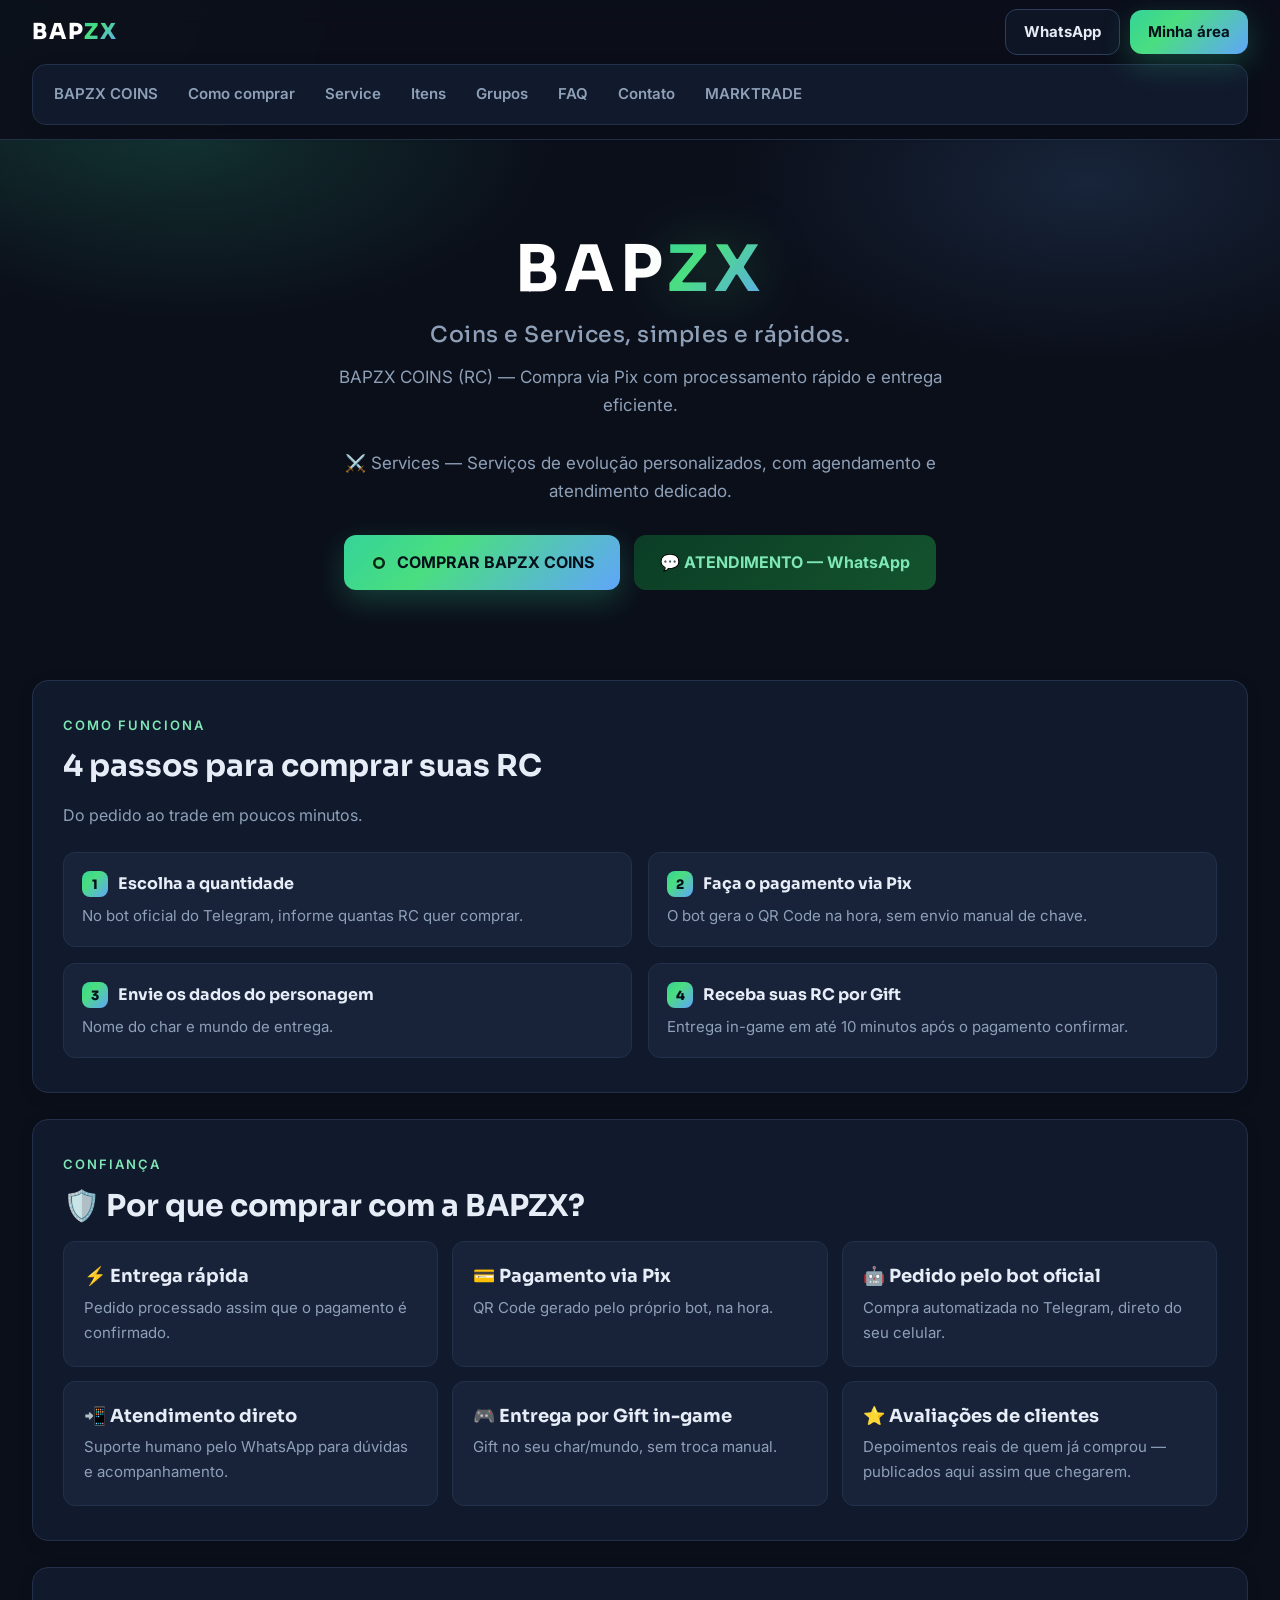
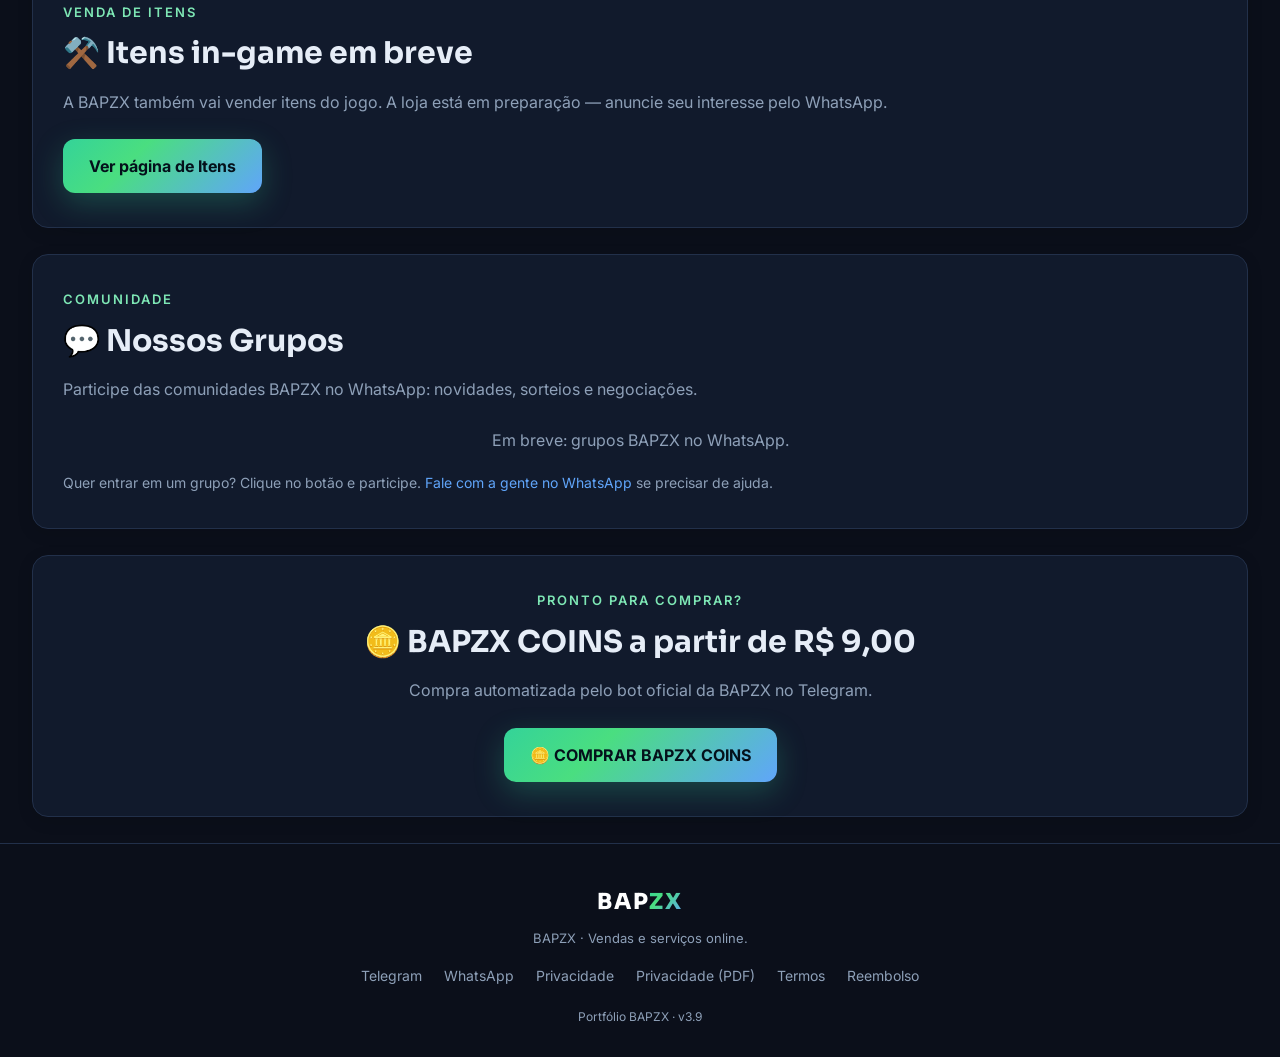
<file: index.html>
<!DOCTYPE html>
<html lang="pt-BR">
<head>
<meta charset="utf-8">
<meta name="viewport" content="width=device-width, initial-scale=1">
<meta name="google-site-verification" content="2kLKFml6NDka7wj_i8U7VwLVc8aUyDpVzxlBo5B2_Ss" />
<title>BAPZX COINS (RC) &amp; Service — BAPZX</title>
<meta name="description" content="BAPZX: vendas e serviços online. BAPZX COINS (RC) e Service dedicado a UP level no Rubinot. Pagamento via Pix e atendimento no Telegram e WhatsApp.">
<link rel="canonical" href="https://bapzxdev.github.io/bapzx-portfolio/">
<meta property="og:type" content="website">
<meta property="og:site_name" content="BAPZX">
<meta property="og:locale" content="pt_BR">
<meta property="og:title" content="BAPZX COINS (RC) &amp; Service — BAPZX">
<meta property="og:description" content="BAPZX: vendas e serviços online. BAPZX COINS (RC) e Service dedicado a UP level no Rubinot. Pagamento via Pix e atendimento no Telegram e WhatsApp.">
<meta property="og:url" content="https://bapzxdev.github.io/bapzx-portfolio/">
<meta property="og:image" content="https://bapzxdev.github.io/bapzx-portfolio/og-image.png">
<meta name="twitter:card" content="summary_large_image">
<link rel="preconnect" href="https://fonts.googleapis.com">
<link rel="preconnect" href="https://fonts.gstatic.com" crossorigin>
<link href="https://fonts.googleapis.com/css2?family=Sora:wght@500;700;800&family=Inter:wght@400;500;600&display=swap" rel="stylesheet">
<link href="styles.css" rel="stylesheet">
</head>
<body>

<nav>
  <div class="wrap nav-in">
    <div class="brand"><a href="index.html" style="color:inherit;text-decoration:none">BAP<span>ZX</span></a></div>
    <div class="nav-cta">
      <a class="btn ghost btn-sm" href="https://wa.me/5519991813598" rel="noopener">WhatsApp</a>
      <a class="btn btn-sm" href="https://bapzx-bot-tibia.onrender.com/login">Minha área</a>
    </div>
  </div>
  <div class="wrap">
    <div class="menu-card">
      <div class="menu">
      <a href="rubini.html">BAPZX COINS</a>
      <a href="como-comprar.html">Como comprar</a>
      <a href="service.html">Service</a>
      <a href="itens.html">Itens</a>
      <a href="grupos.html">Grupos</a>
      <a href="faq.html">FAQ</a>
      <a href="contato.html">Contato</a>
      <a href="troca.html">MARKTRADE</a>
    </div>
    </div>
  </div>
</nav>

<header class="hero">
  <h1>BAP<span>ZX</span></h1>
  <h2>Coins e Services, simples e rápidos.</h2>
  <p>BAPZX COINS (RC) — Compra via Pix com processamento rápido e entrega eficiente.</p>
  <p>⚔️ Services — Serviços de evolução personalizados, com agendamento e atendimento dedicado.</p>
  <div class="cta-row">
    <a class="btn" href="https://t.me/bapzx_bot"><svg class="ic-coin" width="18" height="18" viewBox="0 0 24 24" aria-hidden="true"><circle cx="12" cy="12" r="9" fill="#04281a"/><circle cx="12" cy="12" r="9" fill="none" stroke="#4ade80" stroke-width="1.8"/><circle cx="12" cy="12" r="4.6" fill="#4ade80"/></svg> COMPRAR BAPZX COINS</a>
    <a class="btn wa" href="https://wa.me/5519991813598">💬 ATENDIMENTO — WhatsApp</a>
  </div>
</header>

<div class="wrap">

  <section>
    <div class="kicker">Como funciona</div>
    <h2>4 passos para comprar suas RC</h2>
    <p class="sub">Do pedido ao trade em poucos minutos.</p>
    <div class="steps">
      <div class="step"><b><em>1</em> Escolha a quantidade</b><p>No bot oficial do Telegram, informe quantas RC quer comprar.</p></div>
      <div class="step"><b><em>2</em> Faça o pagamento via Pix</b><p>O bot gera o QR Code na hora, sem envio manual de chave.</p></div>
      <div class="step"><b><em>3</em> Envie os dados do personagem</b><p>Nome do char e mundo de entrega.</p></div>
      <div class="step"><b><em>4</em> Receba suas RC por Gift</b><p>Entrega in-game em até 10 minutos após o pagamento confirmar.</p></div>
    </div>
  </section>

  <section>
    <div class="kicker">Confiança</div>
    <h2>🛡️ Por que comprar com a BAPZX?</h2>
    <div class="row c3">
      <div class="svc"><h3>⚡ Entrega rápida</h3><p>Pedido processado assim que o pagamento é confirmado.</p></div>
      <div class="svc"><h3>💳 Pagamento via Pix</h3><p>QR Code gerado pelo próprio bot, na hora.</p></div>
      <div class="svc"><h3>🤖 Pedido pelo bot oficial</h3><p>Compra automatizada no Telegram, direto do seu celular.</p></div>
      <div class="svc"><h3>📲 Atendimento direto</h3><p>Suporte humano pelo WhatsApp para dúvidas e acompanhamento.</p></div>
      <div class="svc"><h3>🎮 Entrega por Gift in-game</h3><p>Gift no seu char/mundo, sem troca manual.</p></div>
      <div class="svc"><h3>⭐ Avaliações de clientes</h3><p>Depoimentos reais de quem já comprou — publicados aqui assim que chegarem.</p></div>
    </div>
  </section>

  <section>
    <div class="kicker">Venda de Itens</div>
    <h2>⚒️ Itens in-game em breve</h2>
    <p class="sub">A BAPZX também vai vender itens do jogo. A loja está em preparação — anuncie seu interesse pelo WhatsApp.</p>
    <a class="btn" href="itens.html">Ver página de Itens</a>
  </section>

  <section>
    <div class="kicker">Comunidade</div>
    <h2>💬 Nossos Grupos</h2>
    <p class="sub">Participe das comunidades BAPZX no WhatsApp: novidades, sorteios e negociações.</p>
    <div id="grupos-container" class="row c4">
      <p class="loading-msg" style="color:var(--muted);grid-column:1/-1;text-align:center">Carregando grupos...</p>
    </div>
    <p style="margin-top:18px" class="ident">
      Quer entrar em um grupo? Clique no botão e participe. <a href="https://wa.me/5519991813598">Fale com a gente no WhatsApp</a> se precisar de ajuda.
    </p>
  </section>

  <section style="text-align:center">
    <div class="kicker">Pronto para comprar?</div>
    <h2>🪙 BAPZX COINS a partir de R$ 9,00</h2>
    <p class="sub">Compra automatizada pelo bot oficial da BAPZX no Telegram.</p>
    <p style="margin-top:16px"><a class="btn" href="https://t.me/bapzx_bot">🪙 COMPRAR BAPZX COINS</a></p>
  </section>

</div>

<footer>
  <div class="brand">BAP<span>ZX</span></div>
  <p style="color:var(--muted);font-size:13px">BAPZX &middot; Vendas e serviços online.</p>
  <div class="fmini">
    <a href="https://t.me/bapzx_bot">Telegram</a>
    <a href="https://wa.me/5519991813598">WhatsApp</a>
    <a href="https://bapzx-bot-tibia.onrender.com/privacidade" rel="noopener">Privacidade</a>
    <a href="https://bapzx-bot-tibia.onrender.com/privacidade/pdf" rel="noopener">Privacidade (PDF)</a>
    <a href="https://bapzx-bot-tibia.onrender.com/termos" rel="noopener">Termos</a>
    <a href="https://bapzx-bot-tibia.onrender.com/reembolso" rel="noopener">Reembolso</a>
  </div>
  <p style="font-size:12px">Portfólio BAPZX &middot; v3.9</p>
</footer>

<script>
const io=new IntersectionObserver(function(es){es.forEach(function(e){if(e.isIntersecting){e.target.classList.add("in");io.unobserve(e.target)}})},{threshold:.12});
document.querySelectorAll(".reveal").forEach(function(el){io.observe(el)});
</script>
<script>
(function () {
  var box = document.getElementById("grupos-container");
  function esc(s) {
    var d = document.createElement("div");
    d.appendChild(document.createTextNode(s == null ? "" : String(s)));
    return d.innerHTML;
  }
  function render(grupos) {
    var lista = (grupos && grupos.length) ? grupos : [];
    if (!lista.length) {
      box.innerHTML = '<p class="loading-msg" style="color:var(--muted);grid-column:1/-1;text-align:center">Em breve: grupos BAPZX no WhatsApp.</p>';
      return;
    }
    var html = "";
    lista.forEach(function (g) {
      var link = (g.link || "").trim();
      var btn = link
        ? '<a class="btn wa btn-sm" href="' + esc(link) + '">💬 Entrar no grupo</a>'
        : '<span class="btn wa btn-sm" style="opacity:.7;cursor:default">💬 Em breve</span>';
      html += '<div class="svc" style="display:flex;flex-direction:column;justify-content:space-between;align-items:center;text-align:center;gap:12px;height:100%"><span class="tag">💬 WhatsApp</span><div style="display:flex;flex-direction:column;gap:4px;align-items:center"><h3 style="margin:0;line-height:1.3">' + esc(g.nome || "Grupo") + '</h3></div>' + btn + '</div>';
    });
    box.innerHTML = html;
  }
  function load() {
    fetch("https://bapzx-bot-tibia.onrender.com/api/grupos")
      .then(function (r) { return r.json(); })
      .then(function (data) { render(data.grupos || []); })
      .catch(function () { render([]); });
  }
  if (document.readyState === "loading") {
    document.addEventListener("DOMContentLoaded", load);
  } else {
    load();
  }
})();
</script>
<script src="track.js" defer></script>
</body>
</html>
</file>
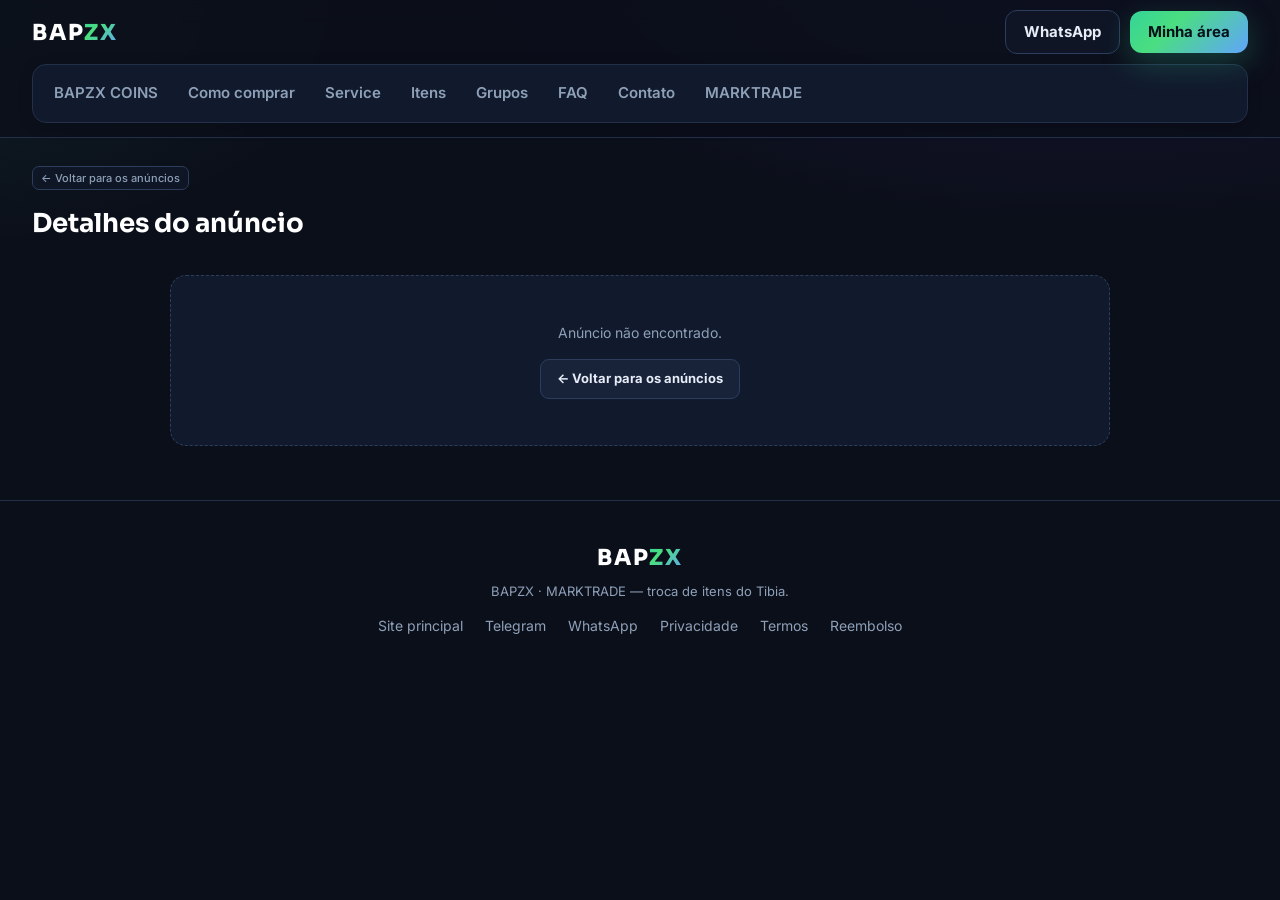
<file: anuncio.html>
<!DOCTYPE html>
<html lang="pt-BR">
<head>
<meta charset="utf-8">
<meta name="viewport" content="width=device-width, initial-scale=1">
<title>Anúncio — MARKTRADE — BAPZX</title>
<meta name="description" content="Detalhes de anúncio de item no MARKTRADE BAPZX: preço, servidor, ficha do item e contato direto com o anunciante.">
<link rel="canonical" href="https://bapzxdev.github.io/bapzx-portfolio/anuncio.html">
<meta property="og:type" content="website">
<meta property="og:site_name" content="BAPZX">
<meta property="og:locale" content="pt_BR">
<meta property="og:title" content="Anúncio — MARKTRADE — BAPZX">
<meta property="og:description" content="Detalhes de anúncio de item no MARKTRADE BAPZX: preço, servidor, ficha do item e contato direto com o anunciante.">
<meta property="og:image" content="https://bapzxdev.github.io/bapzx-portfolio/og-image.png">
<meta name="twitter:card" content="summary_large_image">
<link rel="preconnect" href="https://fonts.googleapis.com">
<link rel="preconnect" href="https://fonts.gstatic.com" crossorigin>
<link href="https://fonts.googleapis.com/css2?family=Sora:wght@500;700;800&family=Inter:wght@400;500;600;700&display=swap" rel="stylesheet">
<link href="styles.css" rel="stylesheet">
<style>
:root{
  --bg:#0b0f1a; --panel:#111a2c; --panel-2:#18233a; --border:#22304a; --border-2:#2c3d5e;
  --text:#e6edf7; --muted:#8ea0b8; --green:#4ade80; --purple:#a78bfa; --blue:#60a5fa;
  --amber:#fbbf24; --red:#f87171;
  --grad:linear-gradient(135deg,#34d399 0%,#4ade80 35%,#60a5fa 100%);
  --grad-vip:linear-gradient(135deg,#f59e0b 0%,#fbbf24 50%,#f87171 100%);
}
*,*::before,*::after{box-sizing:border-box;margin:0;padding:0}
html{scroll-behavior:smooth}
body{
  font-family:'Inter',Arial,sans-serif;color:var(--text);min-height:100vh;line-height:1.5;
  background:radial-gradient(1100px 520px at 85% -10%, rgba(124,58,237,.14), transparent 60%),
             radial-gradient(900px 460px at -10% 0%, rgba(52,211,153,.10), transparent 55%),
             var(--bg);
  overflow-x:hidden;
}
a{color:var(--blue);text-decoration:none}
a:hover{text-decoration:underline}
:focus-visible{outline:2px solid var(--purple);outline-offset:2px;border-radius:8px}
button{font-family:inherit;cursor:pointer;background:none;border:0;color:inherit}

/* ============ TOPO DOS FILTROS / ANÚNCIO ============ */
.ann-hero{display:flex;align-items:center;gap:14px;margin:14px 0 4px}
.ann-back{
  display:inline-flex;align-items:center;gap:6px;background:var(--panel);border:1px solid var(--border-2);
  color:var(--text);font-size:13px;font-weight:600;border-radius:10px;padding:8px 14px;transition:.15s;flex-shrink:0;
}
.ann-back:hover{border-color:var(--blue);color:#fff;text-decoration:none}
@media (max-width:560px){.ann-hero{flex-direction:column;align-items:flex-start}.ann-hero h1{font-size:22px}}

/* ============ CARD PRINCIPAL ============ */
.detail-wrap{max-width:980px;margin:0 auto;padding:14px 20px 44px}
.detail{
  background:var(--panel);border:1px solid rgba(44,61,94,.38);border-radius:20px;padding:26px 26px 30px;position:relative;
  box-shadow:0 12px 36px rgba(0,0,0,.28),inset 0 1px 0 rgba(255,255,255,.03);
}
.detail.vip{border-color:rgba(251,191,36,.45);background:linear-gradient(150deg,rgba(251,191,36,.06),var(--panel) 55%)}

.d-top-row{display:flex;align-items:center;flex-wrap:wrap;gap:10px;margin:0 0 18px}
.d-badge-vip{
  display:inline-flex;align-items:center;gap:5px;align-self:flex-start;
  font-size:11px;font-weight:800;letter-spacing:.3px;color:#7c2d12;
  background:var(--grad-vip);border-radius:999px;padding:4px 12px;margin-bottom:10px;
  box-shadow:0 4px 14px rgba(251,191,36,.35);
}

.d-type{display:inline-flex;align-items:center;border-radius:999px;padding:4px 14px;font-size:12px;font-weight:800;border:1px solid;letter-spacing:.2px}
.d-type.venda{background:rgba(74,222,128,.12);border-color:rgba(74,222,128,.35);color:var(--green)}
.d-type.compra{background:rgba(96,165,250,.12);border-color:rgba(96,165,250,.35);color:var(--blue)}
.d-type.outro{background:rgba(167,139,250,.14);border-color:rgba(167,139,250,.4);color:var(--purple)}

.d-meta{display:flex;align-items:center;gap:6px;font-size:12px;color:var(--muted);font-weight:600}
.d-meta svg{display:block;flex-shrink:0;opacity:.75}

/* ============ GRID: ANÚNCIO (esq) + ITEM (dir) ============ */
.d-grid{display:grid;grid-template-columns:330px minmax(0,1fr);gap:24px;margin-top:6px;align-items:start}
@media (max-width:840px){.d-grid{grid-template-columns:1fr}.d-grid>.d-info{order:2}.d-grid>.d-item{order:1}}

/* ------------ COLUNA ESQUERDA: INFOS DO ANÚNCIO ------------ */
.d-info{display:flex;flex-direction:column;gap:14px;min-width:0}

.d-cats{display:flex;gap:6px;flex-wrap:wrap;margin:2px 0 0}
.d-cat-chip{display:inline-flex;align-items:center;background:rgba(167,139,250,.12);border:1px solid rgba(167,139,250,.35);color:var(--purple);font-size:11px;font-weight:700;border-radius:999px;padding:3px 12px}

/* ------------ COLUNA DIREITA: CARD DO ITEM ------------ */
.d-item{display:flex;flex-direction:column;gap:16px;min-width:0}
.d-item-title{font-family:'Sora',sans-serif;font-size:30px;line-height:1.2;color:#fff;margin:0;word-wrap:break-word;overflow-wrap:anywhere}
.d-item-title .d-tier{font-size:15px;font-weight:800;color:var(--purple);vertical-align:super;margin-left:4px}
.d-item-exam{color:var(--muted);font-size:13px;line-height:1.6;margin:0}

.d-desc{background:var(--panel);border:1px solid var(--border);border-radius:14px;padding:16px 18px;white-space:pre-wrap;font-size:14px;color:var(--text);line-height:1.6;box-shadow:0 4px 16px rgba(0,0,0,.16)}

.d-contact-box{background:rgba(74,222,128,.06);border:1px solid rgba(74,222,128,.28);border-radius:14px;padding:16px 18px;box-shadow:0 4px 16px rgba(0,0,0,.12)}
.d-contact-box h3{font-family:'Sora',sans-serif;font-size:15px;color:#fff;margin:0 0 6px;display:flex;align-items:center;gap:8px}
.d-contact-box p{color:var(--muted);font-size:13px;margin:0 0 12px;line-height:1.5}
.d-contact{width:100%;display:flex;align-items:center;justify-content:center;gap:7px;background:rgba(74,222,128,.1);border:1px solid rgba(74,222,128,.35);color:var(--green);font-size:13px;font-weight:700;border-radius:999px;padding:9px 14px;max-width:100%;overflow:hidden;text-overflow:ellipsis;white-space:nowrap;word-break:break-all;text-decoration:none;cursor:pointer}
.d-contact::before{content:"\1F4E7";flex-shrink:0}

/* ============ INFO DO ITEM (WIKI) ============ */
.d-wiki{background:var(--panel);border:1px solid var(--border);border-radius:14px;padding:18px;box-shadow:0 4px 16px rgba(0,0,0,.16)}
.d-wiki h3{font-family:'Sora',sans-serif;font-size:15px;color:#fff;margin:0 0 12px;display:flex;align-items:center;gap:8px}
.d-wiki .d-note{color:var(--muted);font-size:12.5px;margin:4px 0 14px;line-height:1.5}
.d-grid-kv{display:grid;grid-template-columns:repeat(2,minmax(0,1fr));gap:10px}
.d-row{display:flex;flex-direction:column;gap:4px;min-width:0;padding:12px 14px;background:rgba(24,35,58,.55);border:1px solid rgba(44,61,94,.30);border-radius:12px;font-size:13.5px}
.d-row .d-k{color:var(--muted);font-size:11px;font-weight:700;letter-spacing:.5px;text-transform:uppercase}
.d-row .d-v{color:var(--text);font-weight:600;word-break:break-word;line-height:1.45}
@media (max-width:560px){.d-grid-kv{grid-template-columns:1fr}}

/* ============ INFORMAÇÕES IMPORTANTES ============ */
.d-important{background:var(--panel-2);border:1px solid var(--border-2);border-radius:14px;padding:18px;box-shadow:0 4px 16px rgba(0,0,0,.16)}
.d-important h3{font-family:'Sora',sans-serif;font-size:15px;color:#fff;margin:0 0 12px;display:flex;align-items:center;gap:8px}
.d-imp-warn{background:rgba(251,191,36,.07);border:1px solid rgba(251,191,36,.25);border-radius:10px;padding:11px 13px;font-size:13px;line-height:1.55;color:var(--text);margin-bottom:12px}
.d-imp-warn b{color:var(--amber)}
.d-important p{color:var(--muted);font-size:13px;margin:0 0 14px;line-height:1.55}
.d-imp-links{display:flex;flex-direction:column;gap:10px}
.d-imp-link{display:inline-flex;align-items:center;gap:7px;color:var(--blue);font-size:13px;font-weight:600}
.d-imp-link:hover{color:#fff}

/* ============ ESTADOS ============ */
.ann-loading{text-align:center;color:var(--muted);padding:60px 0;font-size:14px}
.ann-loading .spinner{display:inline-block;width:24px;height:24px;border:3px solid var(--border-2);border-top-color:var(--green);border-radius:50%;animation:mk-spin .8s linear infinite;vertical-align:-5px;margin-right:9px}
@keyframes mk-spin{to{transform:rotate(360deg)}}
.ann-err{text-align:center;background:var(--panel);border:1px dashed var(--border-2);border-radius:16px;padding:46px 20px;color:var(--muted);font-size:14px;margin-top:14px}
.ann-err .reload{display:inline-flex;align-items:center;background:var(--panel-2);border:1px solid var(--border-2);color:var(--text);font-size:13px;font-weight:700;border-radius:9px;padding:9px 16px;margin-top:16px}
.ann-err .reload:hover{color:#fff;border-color:var(--blue)}

/* ============ MINI CARD (esquerda) ============ */
.mini-card{
  background:var(--panel);border:1px solid var(--border);border-radius:16px;
  padding:14px 14px 16px;display:flex;flex-direction:column;align-items:center;text-align:center;
  color:var(--text);text-decoration:none;position:relative;width:100%;
  box-shadow:0 6px 20px rgba(0,0,0,.22),inset 0 1px 0 rgba(255,255,255,.03);
  transition:border-color .15s, transform .15s;
}
.mini-card:hover{border-color:var(--border-2);text-decoration:none;transform:translateY(-1px)}
.mini-card.vip{border-color:rgba(251,191,36,.45);background:linear-gradient(150deg,rgba(251,191,36,.08),var(--panel) 55%)}
.mini-top{width:100%;display:flex;align-items:center;gap:10px;padding-bottom:10px;margin-bottom:10px;border-bottom:1px solid var(--border)}
.mini-card.vip .mini-top{border-bottom:1px dashed rgba(251,191,36,.28)}
.mini-type{display:inline-flex;align-items:center;border-radius:999px;padding:3px 11px;font-size:11.5px;font-weight:800;border:1px solid;letter-spacing:.2px;white-space:nowrap}
.mini-type.venda{background:rgba(74,222,128,.12);border-color:rgba(74,222,128,.35);color:var(--green)}
.mini-type.compra{background:rgba(96,165,250,.12);border-color:rgba(96,165,250,.35);color:var(--blue)}
.mini-type.outro{background:rgba(167,139,250,.14);border-color:rgba(167,139,250,.4);color:var(--purple)}
.mini-date{display:inline-flex;align-items:center;gap:5px;font-size:11px;color:var(--muted);font-weight:600;white-space:nowrap}
.mini-vip{margin-left:auto;flex-shrink:0;display:inline-flex;align-items:center;gap:4px;font-size:10.5px;font-weight:800;letter-spacing:.3px;color:#7c2d12;background:var(--grad-vip);border-radius:999px;padding:3px 9px;box-shadow:0 4px 14px rgba(251,191,36,.35)}
.mini-name{font-size:18px;font-weight:800;color:#fff;line-height:1.2;margin:0 6px 2px;word-wrap:break-word;overflow-wrap:anywhere;max-width:100%}
.mini-sprite{width:100%;display:flex;align-items:center;justify-content:center;margin:14px 0;position:relative;flex-wrap:wrap;column-gap:8px}
.mini-sprite img{width:auto;height:72px;max-width:100%;object-fit:contain;image-rendering:pixelated;filter:drop-shadow(0 3px 8px rgba(0,0,0,.45))}
.mini-sprite .mini-ph{width:66px;height:66px;border-radius:14px;background:var(--panel-2);border:1px dashed var(--border-2);display:flex;align-items:center;justify-content:center;font-family:'Sora',sans-serif;font-size:24px;font-weight:800;color:#5b6b82}
.mini-sprite-img{position:relative;display:inline-block;line-height:0}
.mini-tier-num{position:absolute;top:-8px;right:-8px;min-width:24px;height:24px;padding:0 5px;display:inline-flex;align-items:center;justify-content:center;background:radial-gradient(circle at 35% 30%,#fbbf24,#f97316 72%);color:#fff;font-family:'Sora',sans-serif;font-size:13px;font-weight:800;border-radius:50%;border:2px solid rgba(255,255,255,.9);box-shadow:0 2px 8px rgba(0,0,0,.55);line-height:1;z-index:2}
.mini-price{display:flex;align-items:center;justify-content:center;gap:6px;font-size:16px;font-weight:800;color:#fff;margin:8px 0 12px;line-height:1.2}
.mini-price .mini-coin{display:inline-flex;align-items:center;gap:4px;font-size:14px;line-height:1}
.mini-price .mini-coin img{width:17px;height:17px;display:block;image-rendering:pixelated;filter:drop-shadow(0 1px 2px rgba(0,0,0,.4))}
.mini-price .mini-val{background:var(--grad);-webkit-background-clip:text;background-clip:text;-webkit-text-fill-color:transparent}
.mini-offers{display:flex;align-items:center;justify-content:center;gap:6px;font-size:13px;font-weight:800;color:var(--amber);margin:8px 0 12px;line-height:1.2}
.mini-offers img{width:15px;height:15px;display:block;image-rendering:pixelated;filter:drop-shadow(0 1px 2px rgba(0,0,0,.4))}
.mini-meta{width:100%;display:flex;flex-direction:column;align-items:flex-start;gap:8px;margin-top:2px}
.mini-server{display:inline-flex;align-items:center;gap:6px;height:26px;padding:0 11px;border-radius:999px;border:1px solid;font-size:12.5px;line-height:1}
.mini-server b{font-weight:700;white-space:nowrap}
.mini-server.green{background:rgba(74,222,128,.12);border-color:rgba(74,222,128,.35)}
.mini-server.green b{color:var(--green)}
.mini-server.amber{background:rgba(251,191,36,.12);border-color:rgba(251,191,36,.35)}
.mini-server.amber b{color:var(--amber)}
.mini-server.blue{background:rgba(96,165,250,.12);border-color:rgba(96,165,250,.35)}
.mini-server.blue b{color:var(--blue)}
.mini-server.purple{background:rgba(167,139,250,.14);border-color:rgba(167,139,250,.4)}
.mini-server.purple b{color:var(--purple)}
.mini-server.slate{background:rgba(142,160,184,.12);border-color:rgba(142,160,184,.35)}
.mini-server.slate b{color:var(--muted)}
.mini-user{display:inline-flex;align-items:center;gap:7px;background:var(--panel-2);border:1px solid var(--border-2);border-radius:999px;padding:3px 12px 3px 4px;font-size:12px;max-width:100%}
.mini-ava{width:22px;height:22px;border-radius:50%;background:var(--grad);color:#04281a;font-weight:800;font-size:11px;display:flex;align-items:center;justify-content:center;flex-shrink:0}
.mini-uname{font-weight:700;overflow:hidden;text-overflow:ellipsis;white-space:nowrap;max-width:150px}
.mini-check{color:var(--green);font-weight:900;font-size:11px;flex-shrink:0}
.mini-contact-row{display:flex;gap:6px;flex-wrap:wrap;justify-content:flex-start;margin-top:0;width:100%}
.mini-contact{display:inline-flex;align-items:center;gap:6px;background:rgba(74,222,128,.08);border:1px solid rgba(74,222,128,.3);color:var(--green);font-size:11.5px;font-weight:700;border-radius:999px;padding:4px 12px;max-width:100%;overflow:hidden;text-overflow:ellipsis;white-space:nowrap;word-break:break-all}
.mini-contact::before{content:"\1F4E7";font-size:12px;line-height:1;flex-shrink:0}

/* ============ COMPARTILHAR ============ */
.d-share{background:var(--panel);border:1px solid var(--border);border-radius:14px;padding:16px 18px;box-shadow:0 4px 16px rgba(0,0,0,.16)}
.d-share h3{font-family:'Sora',sans-serif;font-size:15px;color:#fff;margin:0 0 6px;display:flex;align-items:center;gap:8px}
.d-share p{color:var(--muted);font-size:13px;margin:0 0 10px;line-height:1.5}
.d-share-note{font-size:12px;margin:0 0 14px!important}
.d-share-lbl{font-size:11px;color:var(--muted);text-transform:uppercase;letter-spacing:.6px;font-weight:700;display:block;margin-bottom:8px}
.d-share-link{display:block;background:var(--panel-2);border:1px solid var(--border-2);border-radius:10px;padding:11px 14px;font-size:13px;font-weight:600;color:var(--text);word-break:break-all;margin-bottom:14px}
.d-share-link:hover{text-decoration:none;border-color:var(--blue)}
.d-copy{width:100%;display:inline-flex;align-items:center;justify-content:center;gap:8px;background:var(--grad);color:#06301f;font-family:'Sora',sans-serif;font-size:13.5px;font-weight:800;border-radius:10px;padding:11px 14px;transition:.15s}
.d-copy:hover{filter:brightness(1.08)}
@media (prefers-reduced-motion:reduce){html{scroll-behavior:auto}}
</style>
</head>
<body>
<nav>
  <div class="wrap nav-in">
    <div class="brand"><a href="index.html" style="color:inherit;text-decoration:none">BAP<span>ZX</span></a></div>
    <div class="nav-cta">
      <a class="btn ghost btn-sm" href="https://wa.me/5519991813598" rel="noopener">WhatsApp</a>
      <a class="btn btn-sm" href="https://bapzx-bot-tibia.onrender.com/login">Minha área</a>
    </div>
  </div>
  <div class="wrap">
    <div class="menu-card">
      <div class="menu">
      <a href="rubini.html">BAPZX COINS</a>
      <a href="como-comprar.html">Como comprar</a>
      <a href="service.html">Service</a>
      <a href="itens.html">Itens</a>
      <a href="grupos.html">Grupos</a>
      <a href="faq.html">FAQ</a>
      <a href="contato.html">Contato</a>
      <a href="troca.html">MARKTRADE</a>
    </div>
    </div>
  </div>
</nav>

<header class="wrap back">
  <a href="troca.html" class="btn ghost">← Voltar para os anúncios</a>
</header>

<div class="ann-hero wrap">
  <h1 style="font-family:'Sora',sans-serif;font-size:26px;color:#fff;margin:0">Detalhes do anúncio</h1>
</div>

<div class="detail-wrap" id="ann-root">
  <div class="ann-loading"><span class="spinner" aria-hidden="true"></span> Carregando anúncio...</div>
</div>

<footer>
  <div class="brand">BAP<span>ZX</span></div>
  <p style="color:var(--muted);font-size:13px">BAPZX &middot; MARKTRADE — troca de itens do Tibia.</p>
  <div class="fmini">
    <a href="index.html">Site principal</a>
    <a href="https://t.me/bapzx_bot">Telegram</a>
    <a href="https://wa.me/5519991813598">WhatsApp</a>
    <a href="https://bapzx-bot-tibia.onrender.com/privacidade" rel="noopener">Privacidade</a>
    <a href="https://bapzx-bot-tibia.onrender.com/termos" rel="noopener">Termos</a>
    <a href="https://bapzx-bot-tibia.onrender.com/reembolso" rel="noopener">Reembolso</a>
  </div>
</footer>

<script>
const API_BASE = "https://bapzx-bot-tibia.onrender.com";
const MK_SPRITES = {
  gold: "https://www.tibiawiki.com.br/images/b/b0/Gold_Coin.gif",
  tc: "https://www.tibiawiki.com.br/images/5/55/Crystal_Coin.gif"
};
const coinImg = function (k, alt, w) {
  return '<img src="' + MK_SPRITES[k] + '" alt="' + alt + '" width="' + w + '" height="' + w + '" loading="lazy">';
};
const rootEl = document.getElementById("ann-root");

function params() {
  try {
    return new URLSearchParams(window.location.search);
  } catch (e) {
    const out = {};
    const m = (window.location.search || "").replace(/^\?/, "").split("&");
    for (let i = 0; i < m.length; i++) {
      if (!m[i]) continue;
      const kv = m[i].split("=");
      out[decodeURIComponent(kv[0])] = decodeURIComponent((kv[1] || "").replace(/\+/g, " "));
    }
    return { get: function (k) { return out[k]; } };
  }
}

function esc(s) {
  const d = document.createElement("div");
  d.appendChild(document.createTextNode(s == null ? "" : String(s)));
  return d.innerHTML;
}

function initials(name) {
  const parts = String(name || "I").split(/[\s._-]+/).filter(Boolean);
  const a = parts[0] ? parts[0][0] : "I";
  const b = parts.length > 1 ? parts[parts.length - 1][0] : "";
  return (a + b).slice(0, 2).toUpperCase();
}

const SERVER_COLORS = {
  "auroria":"purple","belaria":"amber","bellum":"slate","drakaria":"blue",
  "eldrian":"purple","elysian":"green","infernum i":"blue","infernum ii":"blue",
  "infernum iii":"blue","lunarian":"purple","malveria":"amber","mystian":"purple",
  "obsidian":"slate","solarian":"green","tenebrium":"slate","vesperia":"slate",
};

function serverColor(world) {
  const key = (world || "").trim().toLowerCase();
  return SERVER_COLORS[key] || "slate";
}

function formatPrice(v) {
  if (v == null || v === "" || isNaN(Number(v))) return null;
  let n = Number(v);
  if (Math.floor(n) === n) {
    return String(n).replace(/\B(?=(\d{3})+(?!\d))/g, ".");
  }
  const s = n.toFixed(2).replace(/\.?0+$/, "");
  const parts = s.split(".");
  return parts[0].replace(/\B(?=(\d{3})+(?!\d))/g, ".") + (parts[1] ? "." + parts[1] : "");
}

function formatDateTime(iso) {
  if (!iso) return "";
  try {
    const d = new Date(iso);
    if (isNaN(d.getTime())) return esc(String(iso));
    const pad = function (x) { return (x < 10 ? "0" : "") + x; };
    return pad(d.getDate()) + "/" + pad(d.getMonth() + 1) + "/" + d.getFullYear()
      + ", " + pad(d.getHours()) + ":" + pad(d.getMinutes());
  } catch (e) {
    return esc(String(iso));
  }
}

function statusChiado(status) {
  const s = String(status || "");
  if (!s) return "";
  if (s === "vendido") return "&#10004; Vendido";
  if (s === "expirado") return "&#9201; Expirado";
  return "&#128227; Ativo";
}

function kvRow(k, v, raw) {
  if (v == null || v === "") return "";
  return '<div class="d-row"><span class="d-k">' + k + '</span><span class="d-v">' + (raw === false ? esc(v) : v) + '</span></div>';
}

function monthDay(iso) {
  try {
    const d = new Date(iso);
    if (isNaN(d.getTime())) return "";
    return  d.getDate() + "/" + (d.getMonth() + 1) + "/" + d.getFullYear();
  } catch (e) { return ""; }
}

async function carregarDetalhe() {
  const p = params();
  const id = (p.get("id") || "").trim();
  if (!id || !/^\d+$/.test(id)) {
    rootEl.innerHTML = '<div class="ann-err">Anúncio não encontrado.<br><a href="troca.html" class="reload">← Voltar para os anúncios</a></div>';
    return;
  }

  let anuncio = null;
  try {
    const r = await fetch(API_BASE + "/api/troca/" + encodeURIComponent(id));
    if (!r.ok) throw new Error("HTTP " + r.status);
    const data = await r.json();
    if (!data.ok || !data.anuncio) throw new Error("sem dados");
    anuncio = data.anuncio;
  } catch (e) {
    rootEl.innerHTML = '<div class="ann-err">Não foi possível carregar este anúncio (ele pode ter sido removido ou expirado).<br><a href="troca.html" class="reload">← Voltar para os anúncios</a></div>';
    return;
  }

  let info = null;
  let ref = null;
  let ficha = null;
  if (anuncio.nome) {
    try {
      const ir = await fetch(API_BASE + "/api/item?nome=" + encodeURIComponent(anuncio.nome));
      if (ir.ok) {
        const idata = await ir.json();
        if (idata && idata.ok) {
          info = idata.info && Object.keys(idata.info).length ? idata.info : null;
          ref = idata.referencia && typeof idata.referencia === "object" ? idata.referencia : null;
          ficha = idata.ficha_local && typeof idata.ficha_local === "object" ? idata.ficha_local : null;
        }
      }
    } catch (e) { /* info do wiki é bônus; segue sem ela */ }
  }

  renderizar(anuncio, info, ref, ficha);
}

function renderizar(a, info, ref, ficha) {
  const tipo = (a.tipo || "venda").toLowerCase();
  const tipoCls = tipo === "compra" ? "compra" : (tipo === "venda" ? "venda" : "outro");
  const tipoLbl = tipo === "compra" ? "Comprando" : (tipo === "venda" ? "Vendendo" : "Troca");
  const nome = (a.nome || "Item").trim();
  const world = a.world || "";

  const tierRaw = (a.tier != null && String(a.tier).replace(/\.0$/,"") !== "" ? String(a.tier).replace(/\.0$/,"") : ((info && info.tier) ? String(info.tier) : ""));
  const tier = tierRaw ? esc(tierRaw) : "";
  const dateHtml = a.criado_em
    ? '<span class="d-meta">'
      + '<svg width="13" height="13" viewBox="0 0 24 24" fill="none" stroke="currentColor" stroke-width="2" stroke-linecap="round" stroke-linejoin="round" aria-hidden="true"><rect x="3" y="4" width="18" height="18" rx="2"/><line x1="16" y1="2" x2="16" y2="6"/><line x1="8" y1="2" x2="8" y2="6"/><line x1="3" y1="10" x2="21" y2="10"/></svg>'
      + formatDateTime(a.criado_em) + '</span>'
    : '';

  const tierBadge = tier
    ? '<span class="mini-tier-num">' + tier + '</span>'
    : '';

  const spriteHtml = a.sprite
    ? '<span class="mini-sprite-img"><img src="' + esc(a.sprite) + '" alt="' + esc(nome) + '" width="96" height="72" loading="lazy" onerror="this.outerHTML=\'<div class=&quot;mini-ph&quot;>' + esc(initials(nome)) + '</div>\'">' + tierBadge + '</span>'
    : '<div class="mini-ph">' + esc(initials(nome)) + '</div>';

  const miniPrice = (function () {
    const p = formatPrice(a.preco);
    if (p !== null) {
      return '<div class="mini-price"><span class="mini-coin">' + coinImg("gold", "Gold", 17) + '</span><span class="mini-val">' + p + '</span></div>';
    }
    return '<div class="mini-offers">' + coinImg("gold", "Gold", 15) + ' Aceitando ofertas</div>';
  })();

  const contactHtml = a.contato
    ? '<div class="mini-contact" title="' + esc(a.contato) + '">' + esc(a.contato) + '</div>'
    : '';

  const shareLink = window.location.href;
  const shareTitle = tipoLbl + " " + nome + (world ? " em " + world : "");

  const descHtml = a.descricao
    ? '<div class="d-desc">' + esc(a.descricao) + '</div>'
    : '';

  const waDigitos = String(a.contato || "").replace(/\D/g, "");
  const waLink = waDigitos ? 'https://wa.me/55' + waDigitos : "";
  const contactBlock = a.contato
    ? '<section class="d-contact-box">'
      + '<h3>&#128172; Quer negociar este item?</h3>'
      + '<p>Envie sua mensagem para o anunciante informando o seu lance.</p>'
      + (waLink
        ? '<a class="d-contact" title="' + esc(a.contato) + '" href="' + waLink + '" rel="noopener">Chamar no WhatsApp &#128172;</a>'
        : '<div class="d-contact" title="' + esc(a.contato) + '">' + esc(a.contato) + '</div>')
      + '</section>'
    : '';

  const fichaLocalBlock = (function () {
    if (!ficha) return "";
    function rotuloDano(f) {
      if (!f.categoria) return f.tipo_dano ? "Dano Médio" : "Armadura";
      if (f.categoria === "Armas") return "Dano Médio";
      if (f.categoria === "Armas de Arremesso" || f.categoria === "Bestas" || f.categoria === "Arcos") return "Ataque";
      if (f.categoria === "Escudos" || f.categoria === "Spellbooks") return "Defesa";
      if (f.categoria === "Aljavas") return "Volume";
      return "Armadura";
    }
    const etiquetas = [
      ["nivel", "Nível"], ["vocacao", "Vocação"], ["tipo_dano", "Tipo de dano"],
      ["bonus", "Bônus"], ["protecao", "Proteção"],
      ["alcance", "Range"], ["hit", "Hit%"],
      ["dano_medio", rotuloDano(ficha)],
      ["slots", "Slots"], ["tier", "Tier"], ["peso", "Peso"]
    ];
    const rows = [];
    etiquetas.forEach(function (par) {
      const v = ficha[par[0]];
      if (v == null || v === "") return;
      rows.push(kvRow(par[1], esc(String(v))));
    });
    if (!rows.length) return "";
    return '<section class="d-wiki d-ficha-local">'
      + '<h3>&#128295; Ficha do item</h3>'
      + '<p class="d-note">Dados da nossa base de itens.</p>'
      + '<div class="d-grid-kv">' + rows.join("") + '</div>'
      + '</section>';
  })();

  const wikiBlock = (function () {
    if (!info) return "";
    const rows = []
      + kvRow("Tipo", info.tipo_item)
      + kvRow("Nível requerido", info.nivel)
      + kvRow("Vocação", info.vocacoes)
      + kvRow("Armor", info.armor)
      + kvRow("Peso", info.peso)
      + kvRow("Imbuement slots", info.imbuement)
      + kvRow("Resistências", info.resistencias)
      + kvRow("Atributos", info.atributos)
      + kvRow("Classificação", info.classificacao)
      + kvRow("Tier", info.tier)
      + kvRow("Vende para", info.vende_para)
      + kvRow("Compra de", info.compra_de)
      + kvRow("Implementado em", info.implementado);
    if (!rows) return "";
    return '<section class="d-wiki">'
      + '<h3>&#128295; Sobre o item</h3>'
      + '<p class="d-note">Informações da ficha do item no Tibia Wiki.</p>'
      + '<div class="d-grid-kv">' + rows + '</div>'
      + '</section>';
  })();

  const importantBlock = '<section class="d-important">'
      + '<h3>&#128161; Informações importantes</h3>'
      + '<div class="d-imp-warn"><b>&#9888;&#65039; O BAPZX não gerencia as transações.</b>'
      + ' Nós simplesmente oferecemos uma forma conveniente para que o comprador e o vendedor se comuniquem e, portanto,'
      + ' não nos responsabilizamos caso a transação dê errado de alguma forma.</div>'
      + '<p>Nós recomendamos fortemente que você chame uma pessoa que possa ser confiada por ambas as partes para intermediar a transação.</p>'
      + '<div class="d-imp-links">'
      + '<a class="d-imp-link" href="troca.html?q=' + encodeURIComponent(nome) + '">&#128200; Ver histórico de negociações deste item</a>'
      + '<a class="d-imp-link" href="contato.html">&#9873;&#65039; Você acha que este anúncio é falso ou induz ao erro?</a>'
      + '</div>'
      + '</section>';

  rootEl.innerHTML =
    '<div class="detail' + (a.is_destaque ? ' vip' : '') + '">'
    + '<div class="d-top-row">'
    + '<span class="d-type ' + tipoCls + '">' + tipoLbl + '</span>'
    + ' <span class="d-meta">' + statusChiado(a.status) + '</span>'
    + dateHtml
    + '</div>'

    + '<div class="d-grid">'
    + '<div class="d-info">'
    + '<a class="mini-card' + (a.is_destaque ? ' vip' : '') + '" href="troca.html">'
    + '<div class="mini-top">'
    + '<span class="mini-type ' + tipoCls + '">' + tipoLbl + '</span>'
    + (dateHtml ? '<span class="mini-date"><svg width="12" height="12" viewBox="0 0 24 24" fill="none" stroke="currentColor" stroke-width="2" stroke-linecap="round" stroke-linejoin="round" aria-hidden="true"><rect x="3" y="4" width="18" height="18" rx="2"/><line x1="16" y1="2" x2="16" y2="6"/><line x1="8" y1="2" x2="8" y2="6"/><line x1="3" y1="10" x2="21" y2="10"/></svg>' + formatDateTime(a.criado_em) + '</span>' : '')
    + (a.is_destaque ? '<span class="mini-vip">&#11088; VIP</span>' : '')
    + '</div>'
    + '<div class="mini-name">' + esc(tierRaw ? nome + " Tier " + tierRaw : nome) + '</div>'
    + '<div class="mini-sprite">' + spriteHtml + '</div>'
    + miniPrice
    + '<div class="mini-meta">'
    + (world ? '<div class="mini-server ' + serverColor(world) + '"><b>' + esc(world) + '</b></div>' : '')
    + '<span class="mini-user"><span class="mini-ava">' + esc(initials(a.jogador)) + '</span><span class="mini-uname">' + esc(a.jogador || "Anônimo") + '</span>' + (a.verificado ? '<span class="mini-check" title="Verificado">&#10004;</span>' : '') + '</span>'
    + (contactHtml ? '<div class="mini-contact-row">' + contactHtml + '</div>' : '')
    + '</div>'
    + '</a>'

    + '<section class="d-share">'
    + '<h3>&#128279; Compartilhe este anúncio</h3>'
    + '<p>Compartilhe o link deste anúncio em chats de grupo como Discord, WhatsApp e Telegram para aumentar a chance da troca acontecer.</p>'
    + '<p class="d-share-note">Todas as informações do anúncio serão exibidas no app de chat quando você enviar o link.</p>'
    + '<span class="d-share-lbl">Preview:</span>'
    + '<a class="d-share-link" href="' + esc(shareLink) + '" rel="noopener">' + esc(shareTitle) + '</a>'
    + '<button type="button" class="d-copy" id="d-copy-btn">&#128203; Copiar link</button>'
    + '</section>'
    + '</div>'

    + '<div class="d-item">'
    + '<h2 class="d-item-title">' + esc(nome) + (tier ? '<span class="d-tier">Tier ' + tier + '</span>' : '') + '</h2>'
    + descHtml
    + contactBlock
    + fichaLocalBlock
    + wikiBlock
    + importantBlock
    + '</div>'
    + '</div>'
    + '</div>';

  const copyBtn = document.getElementById("d-copy-btn");
  if (copyBtn) {
    copyBtn.addEventListener("click", function () {
      const done = function () {
        copyBtn.innerHTML = '&#10004; Link copiado!';
        setTimeout(function () { copyBtn.innerHTML = '&#128203; Copiar link'; }, 2000);
      };
      if (navigator.clipboard && navigator.clipboard.writeText) {
        navigator.clipboard.writeText(shareLink).then(done).catch(function () { fallbackCopy(); done(); });
      } else {
        fallbackCopy();
        done();
      }
    });
  }

  document.title = nome + " — " + (formatPrice(a.preco) ? formatPrice(a.preco) + " Gold | " : "") + "MARKTRADE — BAPZX";

  const ogTitle = document.querySelector('meta[property="og:title"]');
  if (ogTitle) ogTitle.setAttribute("content", document.title);
  const ogDesc = document.querySelector('meta[property="og:description"]');
  const peca = (a.tipo === "compra" ? "Comprando" : "Vendendo") + " " + nome
    + (world ? " no servidor " + world : "");
  const desc = peca
    + (a.preco != null ? " por " + formatPrice(a.preco) + " Gold." : ".")
    + " Negocie pelo MARKTRADE BAPZX.";
  if (ogDesc) ogDesc.setAttribute("content", desc.slice(0, 160));
  const metaDesc = document.querySelector('meta[name="description"]');
  if (metaDesc) metaDesc.setAttribute("content", desc.slice(0, 160));

  const schema = document.createElement("script");
  schema.type = "application/ld+json";
  const itemSchema = {
    "@context": "https://schema.org",
    "@type": "Product",
    "name": nome,
    "category": "Item de Tibia",
    "offers": {
      "@type": "Offer",
      "priceCurrency": "BRL",
      "availability": "https://schema.org/InStock",
      "seller": { "@type": "Organization", "name": "BAPZX" }
    }
  };
  if (a.preco != null) itemSchema.offers.price = String(a.preco);
  if (a.sprite) itemSchema.image = a.sprite;
  schema.textContent = JSON.stringify(itemSchema);
  (document.head || document.documentElement).appendChild(schema);
}

function fallbackCopy() {
  try {
    const ta = document.createElement("textarea");
    ta.value = window.location.href;
    ta.style.position = "fixed";
    ta.style.opacity = "0";
    document.body.appendChild(ta);
    ta.select();
    document.execCommand("copy");
    document.body.removeChild(ta);
  } catch (e) { /* ignora */ }
}

carregarDetalhe();
</script>
<script src="track.js" defer></script>
</body>
</html>
</file>
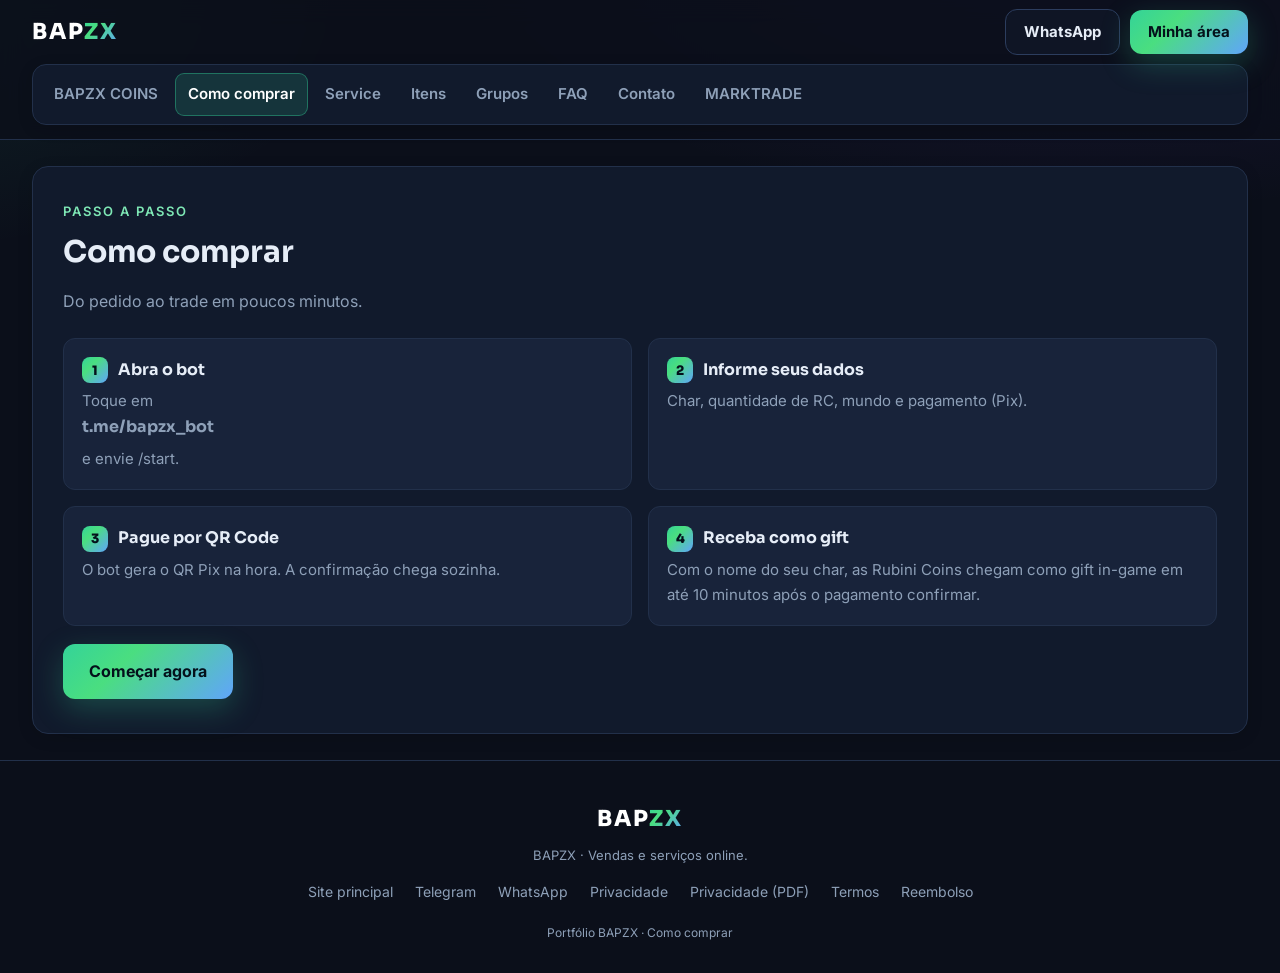
<file: como-comprar.html>
<!DOCTYPE html>
<html lang="pt-BR">
<head>
<meta charset="utf-8">
<meta name="viewport" content="width=device-width, initial-scale=1">
<title>Como comprar RC — passo a passo | BAPZX</title>
<meta name="description" content="Aprenda como comprar Rubini Coins (RC) na BAPZX em 4 passos: abra o bot do Telegram, informe seu char e quantidade, pague no Pix por QR Code e receba por Gift in-game.">
<link rel="canonical" href="https://bapzxdev.github.io/bapzx-portfolio/como-comprar.html">
<meta property="og:type" content="website">
<meta property="og:site_name" content="BAPZX">
<meta property="og:locale" content="pt_BR">
<meta property="og:title" content="Como comprar RC — passo a passo | BAPZX">
<meta property="og:description" content="Aprenda como comprar Rubini Coins (RC) na BAPZX em 4 passos: abra o bot do Telegram, informe seu char e quantidade, pague no Pix por QR Code e receba por Gift in-game.">
<meta property="og:url" content="https://bapzxdev.github.io/bapzx-portfolio/como-comprar.html">
<meta property="og:image" content="https://bapzxdev.github.io/bapzx-portfolio/og-image.png">
<meta name="twitter:card" content="summary_large_image">
<link rel="preconnect" href="https://fonts.googleapis.com">
<link rel="preconnect" href="https://fonts.gstatic.com" crossorigin>
<link href="https://fonts.googleapis.com/css2?family=Sora:wght@500;700;800&family=Inter:wght@400;500;600&display=swap" rel="stylesheet">
<link href="styles.css" rel="stylesheet">
</head>
<body>
<nav>
  <div class="wrap nav-in">
    <div class="brand"><a href="index.html" style="color:inherit;text-decoration:none">BAP<span>ZX</span></a></div>
    <div class="nav-cta">
      <a class="btn ghost btn-sm" href="https://wa.me/5519991813598" rel="noopener">WhatsApp</a>
      <a class="btn btn-sm" href="https://bapzx-bot-tibia.onrender.com/login">Minha área</a>
    </div>
  </div>
  <div class="wrap">
    <div class="menu-card">
      <div class="menu">
      <a href="rubini.html">BAPZX COINS</a>
      <a class="active" href="como-comprar.html">Como comprar</a>
      <a href="service.html">Service</a>
      <a href="itens.html">Itens</a>
      <a href="grupos.html">Grupos</a>
      <a href="faq.html">FAQ</a>
      <a href="contato.html">Contato</a>
      <a href="troca.html">MARKTRADE</a>
    </div>
    </div>
  </div>
</nav>


<div class="wrap">
  <section>
    <div class="kicker">Passo a passo</div>
    <h2>Como comprar</h2>
    <p class="sub">Do pedido ao trade em poucos minutos.</p>
    <div class="steps">
      <div class="step"><b><em>1</em> Abra o bot</b><p>Toque em <b>t.me/bapzx_bot</b> e envie /start.</p></div>
      <div class="step"><b><em>2</em> Informe seus dados</b><p>Char, quantidade de RC, mundo e pagamento (Pix).</p></div>
      <div class="step"><b><em>3</em> Pague por QR Code</b><p>O bot gera o QR Pix na hora. A confirmação chega sozinha.</p></div>
      <div class="step"><b><em>4</em> Receba como gift</b><p>Com o nome do seu char, as Rubini Coins chegam como gift in-game em até 10 minutos após o pagamento confirmar.</p></div>
    </div>
    <p style="margin-top:18px"><a class="btn" href="https://t.me/bapzx_bot">Começar agora</a></p>
  </section>
</div>

<footer>
  <div class="brand">BAP<span>ZX</span></div>
  <p style="color:var(--muted);font-size:13px">BAPZX &middot; Vendas e serviços online.</p>
  <div class="fmini">
    <a href="index.html">Site principal</a>
    <a href="https://t.me/bapzx_bot">Telegram</a>
    <a href="https://wa.me/5519991813598">WhatsApp</a>
    <a href="https://bapzx-bot-tibia.onrender.com/privacidade" rel="noopener">Privacidade</a>
    <a href="https://bapzx-bot-tibia.onrender.com/privacidade/pdf" rel="noopener">Privacidade (PDF)</a>
    <a href="https://bapzx-bot-tibia.onrender.com/termos" rel="noopener">Termos</a>
    <a href="https://bapzx-bot-tibia.onrender.com/reembolso" rel="noopener">Reembolso</a>
  </div>
  <p style="font-size:12px">Portfólio BAPZX &middot; Como comprar</p>
</footer>
<script>
const io=new IntersectionObserver(function(es){es.forEach(function(e){if(e.isIntersecting){e.target.classList.add("in");io.unobserve(e.target)}})},{threshold:.12});
document.querySelectorAll(".reveal").forEach(function(el){io.observe(el)});
</script>
<script src="track.js" defer></script>
</body>
</html>
</file>
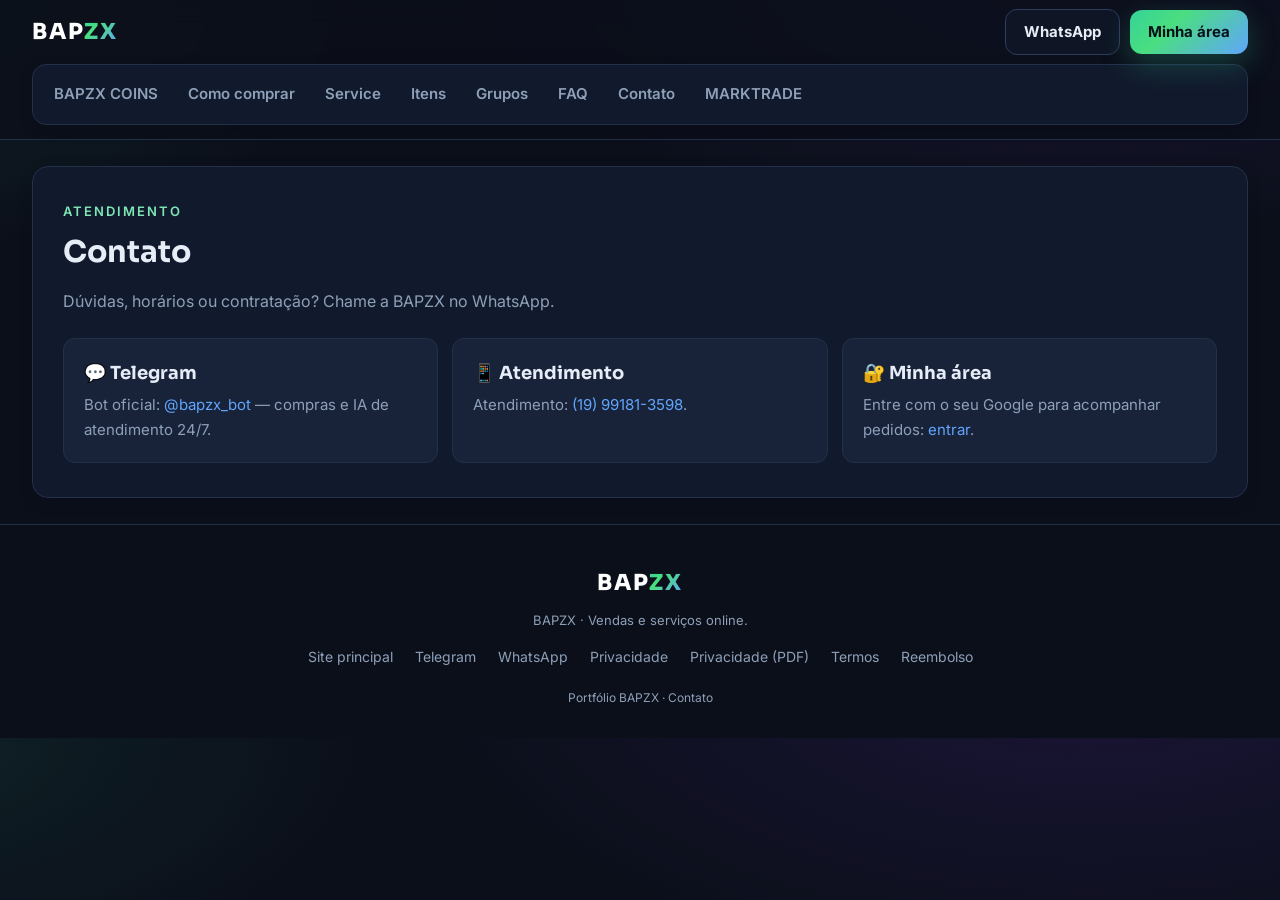
<file: contato.html>
<!DOCTYPE html>
<html lang="pt-BR">
<head>
<meta charset="utf-8">
<meta name="viewport" content="width=device-width, initial-scale=1">
<title>Contato BAPZX — WhatsApp e Telegram</title>
<meta name="description" content="Fale com a BAPZX pelo WhatsApp (19) 99181-3598 ou pelo bot do Telegram @bapzx_bot para comprar RC, contratar Service ou tirar dúvidas. Atendimento direto e rápido.">
<link rel="canonical" href="https://bapzxdev.github.io/bapzx-portfolio/contato.html">
<meta property="og:type" content="website">
<meta property="og:site_name" content="BAPZX">
<meta property="og:locale" content="pt_BR">
<meta property="og:title" content="Contato BAPZX — WhatsApp e Telegram">
<meta property="og:description" content="Fale com a BAPZX pelo WhatsApp (19) 99181-3598 ou pelo bot do Telegram @bapzx_bot para comprar RC, contratar Service ou tirar dúvidas. Atendimento direto e rápido.">
<meta property="og:url" content="https://bapzxdev.github.io/bapzx-portfolio/contato.html">
<meta property="og:image" content="https://bapzxdev.github.io/bapzx-portfolio/og-image.png">
<meta name="twitter:card" content="summary_large_image">
<link rel="preconnect" href="https://fonts.googleapis.com">
<link rel="preconnect" href="https://fonts.gstatic.com" crossorigin>
<link href="https://fonts.googleapis.com/css2?family=Sora:wght@500;700;800&family=Inter:wght@400;500;600&display=swap" rel="stylesheet">
<link href="styles.css" rel="stylesheet">
</head>
<body>
<nav>
  <div class="wrap nav-in">
    <div class="brand"><a href="index.html" style="color:inherit;text-decoration:none">BAP<span>ZX</span></a></div>
    <div class="nav-cta">
      <a class="btn ghost btn-sm" href="https://wa.me/5519991813598" rel="noopener">WhatsApp</a>
      <a class="btn btn-sm" href="https://bapzx-bot-tibia.onrender.com/login">Minha área</a>
    </div>
  </div>
  <div class="wrap">
    <div class="menu-card">
      <div class="menu">
      <a href="rubini.html">BAPZX COINS</a>
      <a href="como-comprar.html">Como comprar</a>
      <a href="service.html">Service</a>
      <a href="itens.html">Itens</a>
      <a href="grupos.html">Grupos</a>
      <a href="faq.html">FAQ</a>
      <a href="contato.html">Contato</a>
      <a href="troca.html">MARKTRADE</a>
    </div>
    </div>
  </div>
</nav>


<div class="wrap">
  <section>
    <div class="kicker">Atendimento</div>
    <h2>Contato</h2>
    <p class="sub">Dúvidas, horários ou contratação? Chame a BAPZX no WhatsApp.</p>
    <div class="row c3">
      <div class="svc"><h3>💬 Telegram</h3><p>Bot oficial: <a href="https://t.me/bapzx_bot">@bapzx_bot</a> — compras e IA de atendimento 24/7.</p></div>
      <div class="svc"><h3>📱 Atendimento</h3><p>Atendimento: <a href="https://wa.me/5519991813598">(19) 99181-3598</a>.</p></div>
      <div class="svc"><h3>🔐 Minha área</h3><p>Entre com o seu Google para acompanhar pedidos: <a href="https://bapzx-bot-tibia.onrender.com/login">entrar</a>.</p></div>
    </div>
  </section>
</div>

<footer>
  <div class="brand">BAP<span>ZX</span></div>
  <p style="color:var(--muted);font-size:13px">BAPZX &middot; Vendas e serviços online.</p>
  <div class="fmini">
    <a href="index.html">Site principal</a>
    <a href="https://t.me/bapzx_bot">Telegram</a>
    <a href="https://wa.me/5519991813598">WhatsApp</a>
    <a href="https://bapzx-bot-tibia.onrender.com/privacidade" rel="noopener">Privacidade</a>
    <a href="https://bapzx-bot-tibia.onrender.com/privacidade/pdf" rel="noopener">Privacidade (PDF)</a>
    <a href="https://bapzx-bot-tibia.onrender.com/termos" rel="noopener">Termos</a>
    <a href="https://bapzx-bot-tibia.onrender.com/reembolso" rel="noopener">Reembolso</a>
  </div>
  <p style="font-size:12px">Portfólio BAPZX &middot; Contato</p>
</footer>
<script>
const io=new IntersectionObserver(function(es){es.forEach(function(e){if(e.isIntersecting){e.target.classList.add("in");io.unobserve(e.target)}})},{threshold:.12});
document.querySelectorAll(".reveal").forEach(function(el){io.observe(el)});
</script>
<script src="track.js" defer></script>
</body>
</html>
</file>
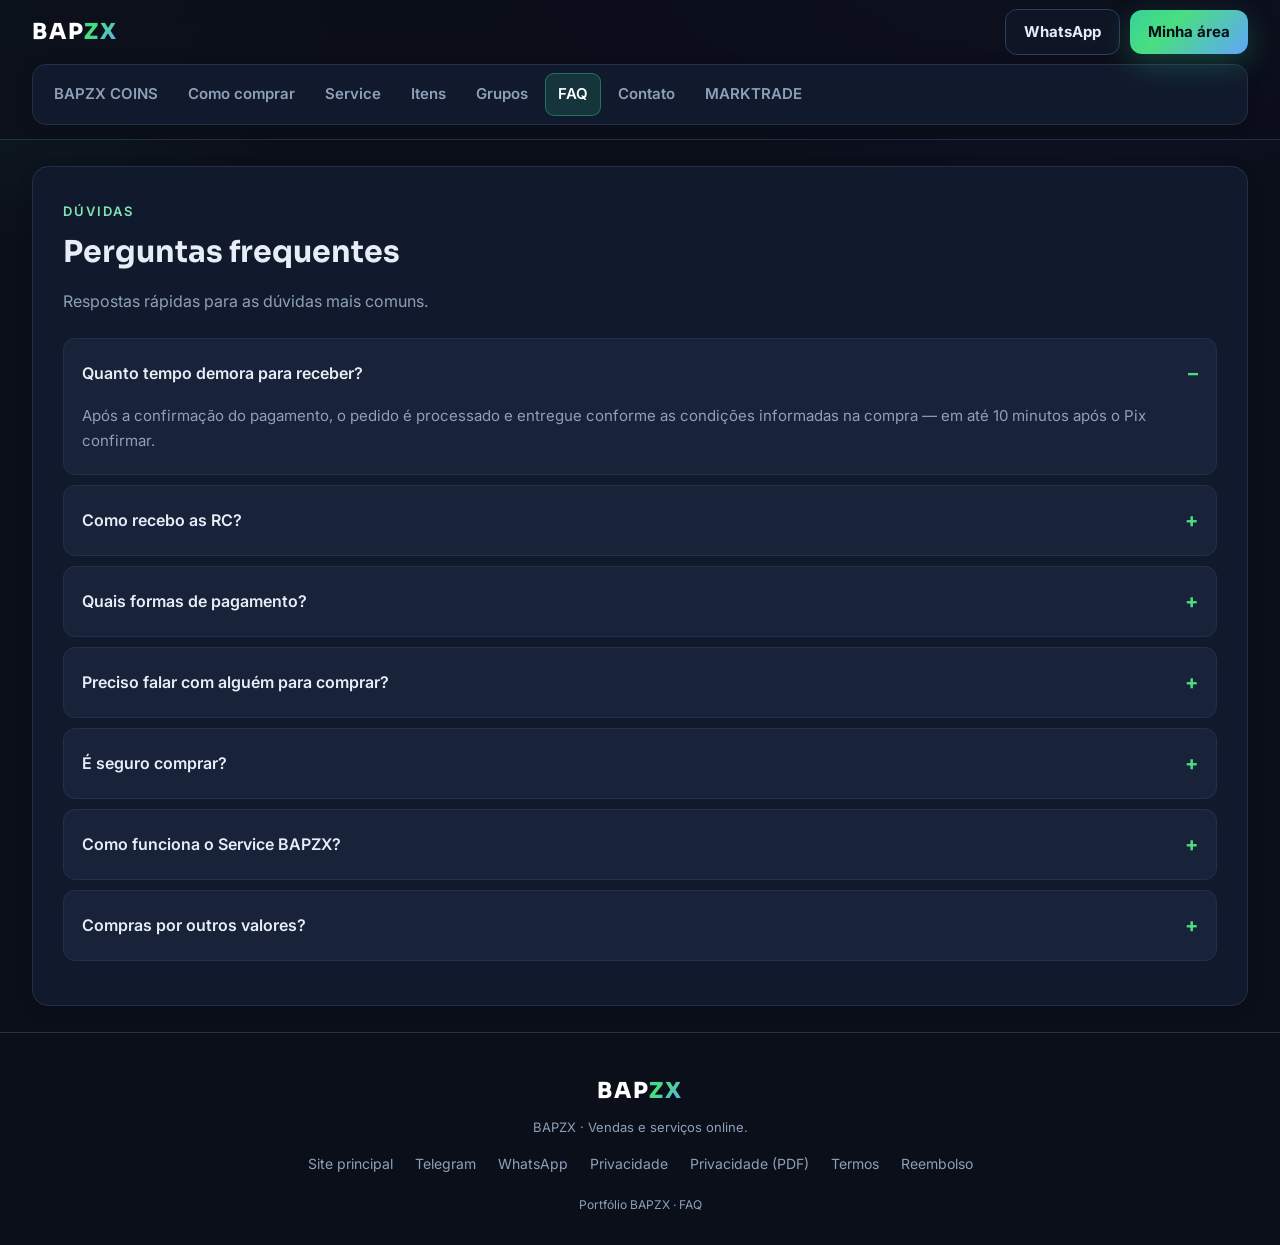
<file: faq.html>
<!DOCTYPE html>
<html lang="pt-BR">
<head>
<meta charset="utf-8">
<meta name="viewport" content="width=device-width, initial-scale=1">
<title>FAQ — Como comprar RC e usar o Service | BAPZX</title>
<meta name="description" content="Dúvidas frequentes da BAPZX: como comprar Rubini Coins (RC), formas de pagamento, prazo de entrega por Gift in-game e como funciona o Service de UP Level no Rubinot.">
<link rel="canonical" href="https://bapzxdev.github.io/bapzx-portfolio/faq.html">
<meta property="og:type" content="website">
<meta property="og:site_name" content="BAPZX">
<meta property="og:locale" content="pt_BR">
<meta property="og:title" content="FAQ — Como comprar RC e usar o Service | BAPZX">
<meta property="og:description" content="Dúvidas frequentes da BAPZX: como comprar Rubini Coins (RC), formas de pagamento, prazo de entrega por Gift in-game e como funciona o Service de UP Level no Rubinot.">
<meta property="og:url" content="https://bapzxdev.github.io/bapzx-portfolio/faq.html">
<meta property="og:image" content="https://bapzxdev.github.io/bapzx-portfolio/og-image.png">
<meta name="twitter:card" content="summary_large_image">
<link rel="preconnect" href="https://fonts.googleapis.com">
<link rel="preconnect" href="https://fonts.gstatic.com" crossorigin>
<link href="https://fonts.googleapis.com/css2?family=Sora:wght@500;700;800&family=Inter:wght@400;500;600&display=swap" rel="stylesheet">
<link href="styles.css" rel="stylesheet">
</head>
<body>
<nav>
  <div class="wrap nav-in">
    <div class="brand"><a href="index.html" style="color:inherit;text-decoration:none">BAP<span>ZX</span></a></div>
    <div class="nav-cta">
      <a class="btn ghost btn-sm" href="https://wa.me/5519991813598" rel="noopener">WhatsApp</a>
      <a class="btn btn-sm" href="https://bapzx-bot-tibia.onrender.com/login">Minha área</a>
    </div>
  </div>
  <div class="wrap">
    <div class="menu-card">
      <div class="menu">
      <a href="rubini.html">BAPZX COINS</a>
      <a href="como-comprar.html">Como comprar</a>
      <a href="service.html">Service</a>
      <a href="itens.html">Itens</a>
      <a href="grupos.html">Grupos</a>
      <a class="active" href="faq.html">FAQ</a>
      <a href="contato.html">Contato</a>
      <a href="troca.html">MARKTRADE</a>
    </div>
    </div>
  </div>
</nav>


<div class="wrap">
  <section>
    <div class="kicker">Dúvidas</div>
    <h2>Perguntas frequentes</h2>
    <p class="sub">Respostas rápidas para as dúvidas mais comuns.</p>
    <details open><summary>Quanto tempo demora para receber?</summary><p>Após a confirmação do pagamento, o pedido é processado e entregue conforme as condições informadas na compra — em até 10 minutos após o Pix confirmar.</p></details>
    <details><summary>Como recebo as RC?</summary><p>As RC são entregues por Gift in-game no personagem/mundo informados.</p></details>
    <details><summary>Quais formas de pagamento?</summary><p>Atualmente trabalhamos com Pix. O bot gera o QR Code automaticamente ao fechar o pedido — sem envio manual de chave.</p></details>
    <details><summary>Preciso falar com alguém para comprar?</summary><p>Não. Você pode realizar o pedido pelo bot oficial do Telegram. Caso precise de ajuda, temos atendimento direto pelo WhatsApp (19) 99181-3598.</p></details>
    <details><summary>É seguro comprar?</summary><p>Sim. O pedido é feito pelo bot oficial no Telegram e o pagamento via Pix é recebido de forma automatizada.</p></details>
    <details><summary>Como funciona o Service BAPZX?</summary><p>Hora de UP level no Rubinot, R$ 20 por hora, agendada pelo WhatsApp (19) 99181-3598.</p></details>
    <details><summary>Compras por outros valores?</summary><p>São proporcionais a R$ 90 por 1.000 RC. Me chame no bot que eu calculo na hora.</p></details>
  </section>
</div>

<footer>
  <div class="brand">BAP<span>ZX</span></div>
  <p style="color:var(--muted);font-size:13px">BAPZX &middot; Vendas e serviços online.</p>
  <div class="fmini">
    <a href="index.html">Site principal</a>
    <a href="https://t.me/bapzx_bot">Telegram</a>
    <a href="https://wa.me/5519991813598">WhatsApp</a>
    <a href="https://bapzx-bot-tibia.onrender.com/privacidade" rel="noopener">Privacidade</a>
    <a href="https://bapzx-bot-tibia.onrender.com/privacidade/pdf" rel="noopener">Privacidade (PDF)</a>
    <a href="https://bapzx-bot-tibia.onrender.com/termos" rel="noopener">Termos</a>
    <a href="https://bapzx-bot-tibia.onrender.com/reembolso" rel="noopener">Reembolso</a>
  </div>
  <p style="font-size:12px">Portfólio BAPZX &middot; FAQ</p>
</footer>
<script>
const io=new IntersectionObserver(function(es){es.forEach(function(e){if(e.isIntersecting){e.target.classList.add("in");io.unobserve(e.target)}})},{threshold:.12});
document.querySelectorAll(".reveal").forEach(function(el){io.observe(el)});
</script>
<script src="track.js" defer></script>
</body>
</html>
</file>
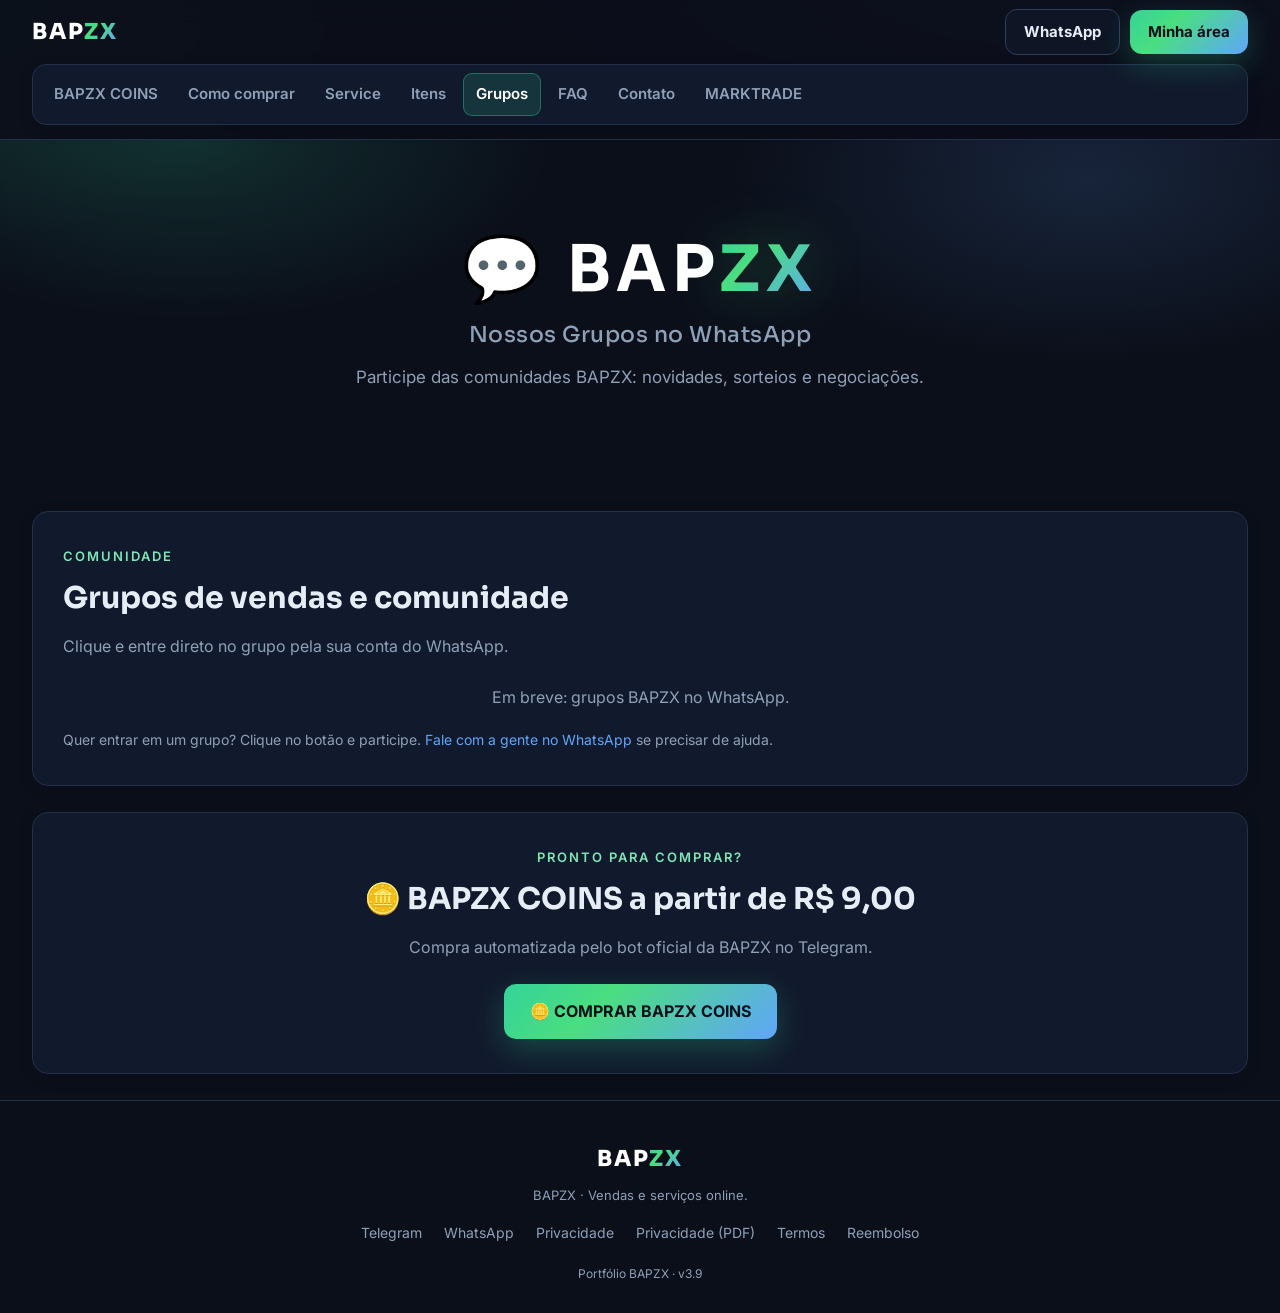
<file: grupos.html>
<!DOCTYPE html>
<html lang="pt-BR">
<head>
<meta charset="utf-8">
<meta name="viewport" content="width=device-width, initial-scale=1">
<title>Grupos BAPZX no WhatsApp — Comunidade</title>
<meta name="description" content="Grupos de vendas e comunidade da BAPZX no WhatsApp: novidades, sorteios e negociações. Entre direto pelo link e participe.">
<link rel="canonical" href="https://bapzxdev.github.io/bapzx-portfolio/grupos.html">
<meta property="og:type" content="website">
<meta property="og:site_name" content="BAPZX">
<meta property="og:locale" content="pt_BR">
<meta property="og:title" content="Grupos BAPZX no WhatsApp — Comunidade">
<meta property="og:description" content="Grupos de vendas e comunidade da BAPZX no WhatsApp: novidades, sorteios e negociações. Entre direto pelo link e participe.">
<meta property="og:url" content="https://bapzxdev.github.io/bapzx-portfolio/grupos.html">
<meta property="og:image" content="https://bapzxdev.github.io/bapzx-portfolio/og-image.png">
<meta name="twitter:card" content="summary_large_image">
<link rel="preconnect" href="https://fonts.googleapis.com">
<link rel="preconnect" href="https://fonts.gstatic.com" crossorigin>
<link href="https://fonts.googleapis.com/css2?family=Sora:wght@500;700;800&family=Inter:wght@400;500;600&display=swap" rel="stylesheet">
<link href="styles.css" rel="stylesheet">
</head>
<body>
<nav>
  <div class="wrap nav-in">
    <div class="brand"><a href="index.html" style="color:inherit;text-decoration:none">BAP<span>ZX</span></a></div>
    <div class="nav-cta">
      <a class="btn ghost btn-sm" href="https://wa.me/5519991813598" rel="noopener">WhatsApp</a>
      <a class="btn btn-sm" href="https://bapzx-bot-tibia.onrender.com/login">Minha área</a>
    </div>
  </div>
  <div class="wrap">
    <div class="menu-card">
      <div class="menu">
      <a href="rubini.html">BAPZX COINS</a>
      <a href="como-comprar.html">Como comprar</a>
      <a href="service.html">Service</a>
      <a href="itens.html">Itens</a>
      <a class="active" href="grupos.html">Grupos</a>
      <a href="faq.html">FAQ</a>
      <a href="contato.html">Contato</a>
      <a href="troca.html">MARKTRADE</a>
    </div>
    </div>
  </div>
</nav>

<header class="hero">
  <h1>💬 BAP<span>ZX</span></h1>
  <h2>Nossos Grupos no WhatsApp</h2>
  <p>Participe das comunidades BAPZX: novidades, sorteios e negociações.</p>
</header>

<div class="wrap">

  <section>
    <div class="kicker">Comunidade</div>
    <h2>Grupos de vendas e comunidade</h2>
    <p class="sub">Clique e entre direto no grupo pela sua conta do WhatsApp.</p>
    <div id="grupos-container" class="row c3">
      <p class="loading-msg" style="color:var(--muted);grid-column:1/-1;text-align:center">Carregando grupos...</p>
    </div>
    <p style="margin-top:18px" class="ident">
      Quer entrar em um grupo? Clique no botão e participe. <a href="https://wa.me/5519991813598">Fale com a gente no WhatsApp</a> se precisar de ajuda.
    </p>
  </section>

  <section style="text-align:center">
    <div class="kicker">Pronto para comprar?</div>
    <h2>🪙 BAPZX COINS a partir de R$ 9,00</h2>
    <p class="sub">Compra automatizada pelo bot oficial da BAPZX no Telegram.</p>
    <p style="margin-top:16px"><a class="btn" href="https://t.me/bapzx_bot">🪙 COMPRAR BAPZX COINS</a></p>
  </section>

</div>

<footer>
  <div class="brand">BAP<span>ZX</span></div>
  <p style="color:var(--muted);font-size:13px">BAPZX &middot; Vendas e serviços online.</p>
  <div class="fmini">
    <a href="https://t.me/bapzx_bot">Telegram</a>
    <a href="https://wa.me/5519991813598">WhatsApp</a>
    <a href="https://bapzx-bot-tibia.onrender.com/privacidade" rel="noopener">Privacidade</a>
    <a href="https://bapzx-bot-tibia.onrender.com/privacidade/pdf" rel="noopener">Privacidade (PDF)</a>
    <a href="https://bapzx-bot-tibia.onrender.com/termos" rel="noopener">Termos</a>
    <a href="https://bapzx-bot-tibia.onrender.com/reembolso" rel="noopener">Reembolso</a>
  </div>
  <p style="font-size:12px">Portfólio BAPZX &middot; v3.9</p>
</footer>

<script>
(function () {
  var box = document.getElementById("grupos-container");
  function esc(s) {
    var d = document.createElement("div");
    d.appendChild(document.createTextNode(s == null ? "" : String(s)));
    return d.innerHTML;
  }
  function render(grupos) {
    var lista = (grupos && grupos.length) ? grupos : [];
    if (!lista.length) {
      box.innerHTML = '<p class="loading-msg" style="color:var(--muted);grid-column:1/-1;text-align:center">Em breve: grupos BAPZX no WhatsApp.</p>';
      return;
    }
    var html = "";
    lista.forEach(function (g) {
      var link = (g.link || "").trim();
      var btn = link
        ? '<a class="btn wa btn-sm" href="' + esc(link) + '">💬 Entrar no grupo</a>'
        : '<span class="btn wa btn-sm" style="opacity:.7;cursor:default">💬 Em breve</span>';
      html += '<div class="svc" style="display:flex;flex-direction:column;justify-content:space-between;align-items:center;text-align:center;gap:12px;height:100%"><span class="tag">💬 WhatsApp</span><div style="display:flex;flex-direction:column;gap:4px;align-items:center"><h3 style="margin:0;line-height:1.3">' + esc(g.nome || "Grupo") + '</h3></div>' + btn + '</div>';
    });
    box.innerHTML = html;
  }
  function load() {
    fetch("https://bapzx-bot-tibia.onrender.com/api/grupos")
      .then(function (r) { return r.json(); })
      .then(function (data) { render(data.grupos || []); })
      .catch(function () { render([]); });
  }
  if (document.readyState === "loading") {
    document.addEventListener("DOMContentLoaded", load);
  } else {
    load();
  }
})();
</script>
<script src="track.js" defer></script>
</body>
</html>
</file>
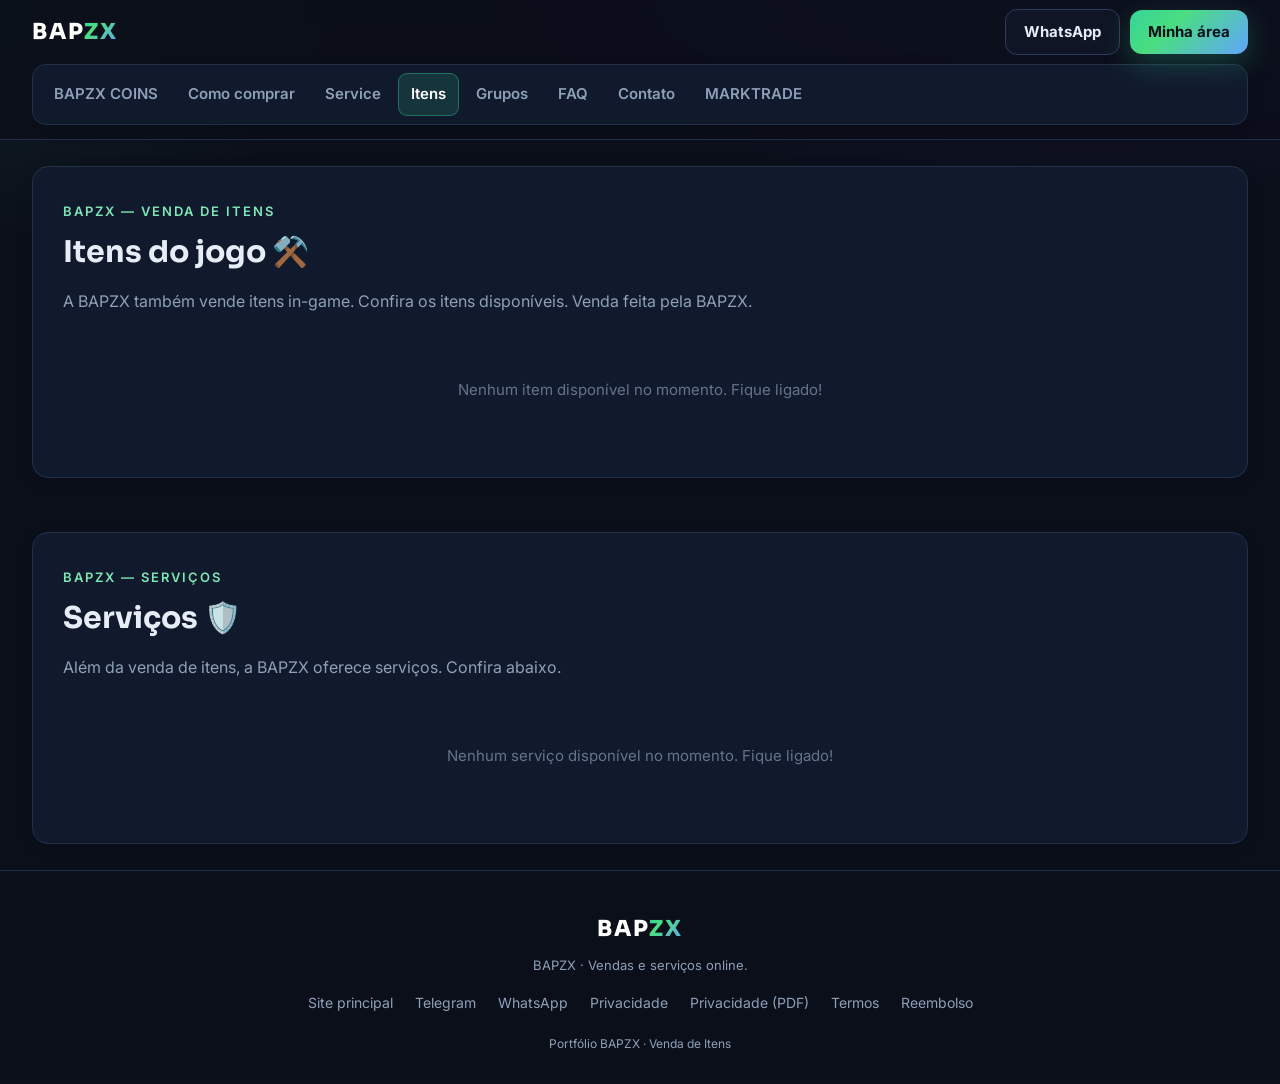
<file: itens.html>
<!DOCTYPE html>
<html lang="pt-BR">
<head>
<meta charset="utf-8">
<meta name="viewport" content="width=device-width, initial-scale=1">
<title>Venda de Itens — BAPZX | Itens Tibia</title>
<meta name="description" content="Venda de itens in-game da BAPZX. Loja de itens do jogo com entrega via Telegram e negociação pelo WhatsApp.">
<link rel="canonical" href="https://bapzxdev.github.io/bapzx-portfolio/itens.html">
<meta property="og:type" content="website">
<meta property="og:site_name" content="BAPZX">
<meta property="og:locale" content="pt_BR">
<meta property="og:title" content="Venda de Itens — BAPZX | Itens Tibia">
<meta property="og:description" content="Venda de itens in-game da BAPZX. Loja de itens do jogo com entrega via Telegram e negociação pelo WhatsApp.">
<meta property="og:url" content="https://bapzxdev.github.io/bapzx-portfolio/itens.html">
<meta property="og:image" content="https://bapzxdev.github.io/bapzx-portfolio/og-image.png">
<meta name="twitter:card" content="summary_large_image">
<link rel="preconnect" href="https://fonts.googleapis.com">
<link rel="preconnect" href="https://fonts.gstatic.com" crossorigin>
<link href="https://fonts.googleapis.com/css2?family=Sora:wght@500;700;800&family=Inter:wght@400;500;600&display=swap" rel="stylesheet">
<link href="styles.css" rel="stylesheet">
<style>
.itens-grid{display:grid;grid-template-columns:repeat(auto-fill,minmax(280px,1fr));gap:18px;margin-top:22px}
.item-card{background:#111a2e;border:1px solid #1e2c40;border-radius:14px;overflow:hidden;display:flex;flex-direction:column;transition:transform .15s,box-shadow .15s}
.item-card:hover{transform:translateY(-3px);box-shadow:0 8px 24px rgba(0,0,0,.3)}
.item-card .item-img{width:100%;height:120px;object-fit:contain;image-rendering:pixelated;background:#0b1120;padding:12px 0}
.item-card .item-body{padding:16px 18px;flex:1;display:flex;flex-direction:column}
.item-card .item-cat{font-size:11px;letter-spacing:2px;text-transform:uppercase;color:#34d399;margin-bottom:4px}
.item-card .item-name{font-family:'Sora',sans-serif;font-weight:700;font-size:18px;color:#fff;margin:0 0 4px}
.item-card .item-price{font-size:20px;font-weight:800;color:#4ade80;margin-bottom:10px}
.item-card .item-desc{font-size:13px;color:#8ea0b8;line-height:1.55;margin:0;flex:1}
.item-card .item-cta{margin-top:14px;display:flex;gap:8px;flex-wrap:wrap}
.item-card .item-cta a{flex:1;text-align:center;text-decoration:none;padding:8px 0;border-radius:8px;font-weight:700;font-size:12px}
.item-card .item-cta .cta-wa{background:#25d366;color:#000}
.item-card .item-cta .cta-tg{background:#0088cc;color:#fff}
.item-card .sold-by{margin-top:8px;font-size:11.5px;color:var(--muted);text-align:center}
.empty-msg{color:#64748b;text-align:center;padding:40px 0;font-size:15px}
.loading-msg{color:#64748b;text-align:center;padding:40px 0;font-size:15px}
@keyframes pulse{0%,100%{opacity:.6}50%{opacity:1}}
.loading-msg{animation:pulse 1.5s ease-in-out infinite}
</style>
</head>
<body>
<nav>
  <div class="wrap nav-in">
    <div class="brand"><a href="index.html" style="color:inherit;text-decoration:none">BAP<span>ZX</span></a></div>
    <div class="nav-cta">
      <a class="btn ghost btn-sm" href="https://wa.me/5519991813598" rel="noopener">WhatsApp</a>
      <a class="btn btn-sm" href="https://bapzx-bot-tibia.onrender.com/login">Minha área</a>
    </div>
  </div>
  <div class="wrap">
    <div class="menu-card">
      <div class="menu">
      <a href="rubini.html">BAPZX COINS</a>
      <a href="como-comprar.html">Como comprar</a>
      <a href="service.html">Service</a>
      <a class="active" href="itens.html">Itens</a>
      <a href="grupos.html">Grupos</a>
      <a href="faq.html">FAQ</a>
      <a href="contato.html">Contato</a>
      <a href="troca.html">MARKTRADE</a>
    </div>
    </div>
  </div>
</nav>


<div class="wrap">

  <section>
    <div class="kicker">BAPZX — Venda de Itens</div>
    <h2>Itens do jogo <span class="icon">⚒️</span></h2>
    <p class="sub">A BAPZX também vende itens in-game. Confira os itens disponíveis. Venda feita pela BAPZX.</p>

    <div id="itens-container">
      <p class="loading-msg">Carregando itens...</p>
    </div>
  </section>

  <section style="margin-top:54px">
    <div class="kicker">BAPZX — Serviços</div>
    <h2>Serviços <span class="icon">🛡️</span></h2>
    <p class="sub">Além da venda de itens, a BAPZX oferece serviços. Confira abaixo.</p>

    <div id="servicos-container">
      <p class="loading-msg">Carregando serviços...</p>
    </div>
  </section>

</div>

<footer>
  <div class="brand">BAP<span>ZX</span></div>
  <p style="color:var(--muted);font-size:13px">BAPZX &middot; Vendas e serviços online.</p>
  <div class="fmini">
    <a href="index.html">Site principal</a>
    <a href="https://t.me/bapzx_bot">Telegram</a>
    <a href="https://wa.me/5519991813598">WhatsApp</a>
    <a href="https://bapzx-bot-tibia.onrender.com/privacidade" rel="noopener">Privacidade</a>
    <a href="https://bapzx-bot-tibia.onrender.com/privacidade/pdf" rel="noopener">Privacidade (PDF)</a>
    <a href="https://bapzx-bot-tibia.onrender.com/termos" rel="noopener">Termos</a>
    <a href="https://bapzx-bot-tibia.onrender.com/reembolso" rel="noopener">Reembolso</a>
  </div>
  <p style="font-size:12px">Portfólio BAPZX &middot; Venda de Itens</p>
</footer>
<script>
var API_BASE = "https://bapzx-bot-tibia.onrender.com";
var container = document.getElementById("itens-container");
var servContainer = document.getElementById("servicos-container");

function esc(s) {
  var d = document.createElement("div");
  d.appendChild(document.createTextNode(s));
  return d.innerHTML;
}

function renderCard(it, ctaPrefix) {
  var img = it.imagem ? '<img class="item-img" src="' + esc(it.imagem) + '" alt="' + esc(it.nome) + '" loading="lazy" onerror="this.style.display=\'none\'">' : '';
  var cat = it.categoria ? '<div class="item-cat">' + esc(it.categoria) + '</div>' : '';
  var price = it.preco ? '<div class="item-price">' + esc(it.preco) + '</div>' : '';
  var desc = it.descricao ? '<p class="item-desc">' + esc(it.descricao) + '</p>' : '';
  return '<div class="item-card">'
    + img
    + '<div class="item-body">'
    + cat
    + '<div class="item-name">' + esc(it.nome || '-') + '</div>'
    + price
    + desc
    + '<div class="item-cta">'
    + '<a class="cta-wa" href="https://wa.me/5519991813598?text=' + encodeURIComponent(ctaPrefix + (it.nome || '')) + '">WhatsApp</a>'
    + '</div><div class="sold-by">Venda feita pela bapzx</div></div></div>';
}

function renderItens(itens) {
  if (!itens || itens.length === 0) {
    container.innerHTML = '<p class="empty-msg">Nenhum item disponível no momento. Fique ligado!</p>';
    return;
  }
  container.innerHTML = '<div class="itens-grid">' + itens.map(function (it) {
    return renderCard(it, "Quero: ");
  }).join("") + '</div>';
}

function renderServicos(servicos) {
  if (!servicos || servicos.length === 0) {
    servContainer.innerHTML = '<p class="empty-msg">Nenhum serviço disponível no momento. Fique ligado!</p>';
    return;
  }
  servContainer.innerHTML = '<div class="itens-grid">' + servicos.map(function (it) {
    return renderCard(it, "Quero contratar: ");
  }).join("") + '</div>';
}

function load() {
  fetch(API_BASE + "/api/itens")
    .then(function (r) { return r.json(); })
    .then(function (data) { renderItens(data.itens || []); })
    .catch(function () { renderItens([]); });
  fetch(API_BASE + "/api/servicos")
    .then(function (r) { return r.json(); })
    .then(function (data) { renderServicos(data.servicos || []); })
    .catch(function () { renderServicos([]); });
}

if (document.readyState === "loading") {
  document.addEventListener("DOMContentLoaded", load);
} else {
  load();
}
</script>
<script src="track.js" defer></script>
</body>
</html>
</file>
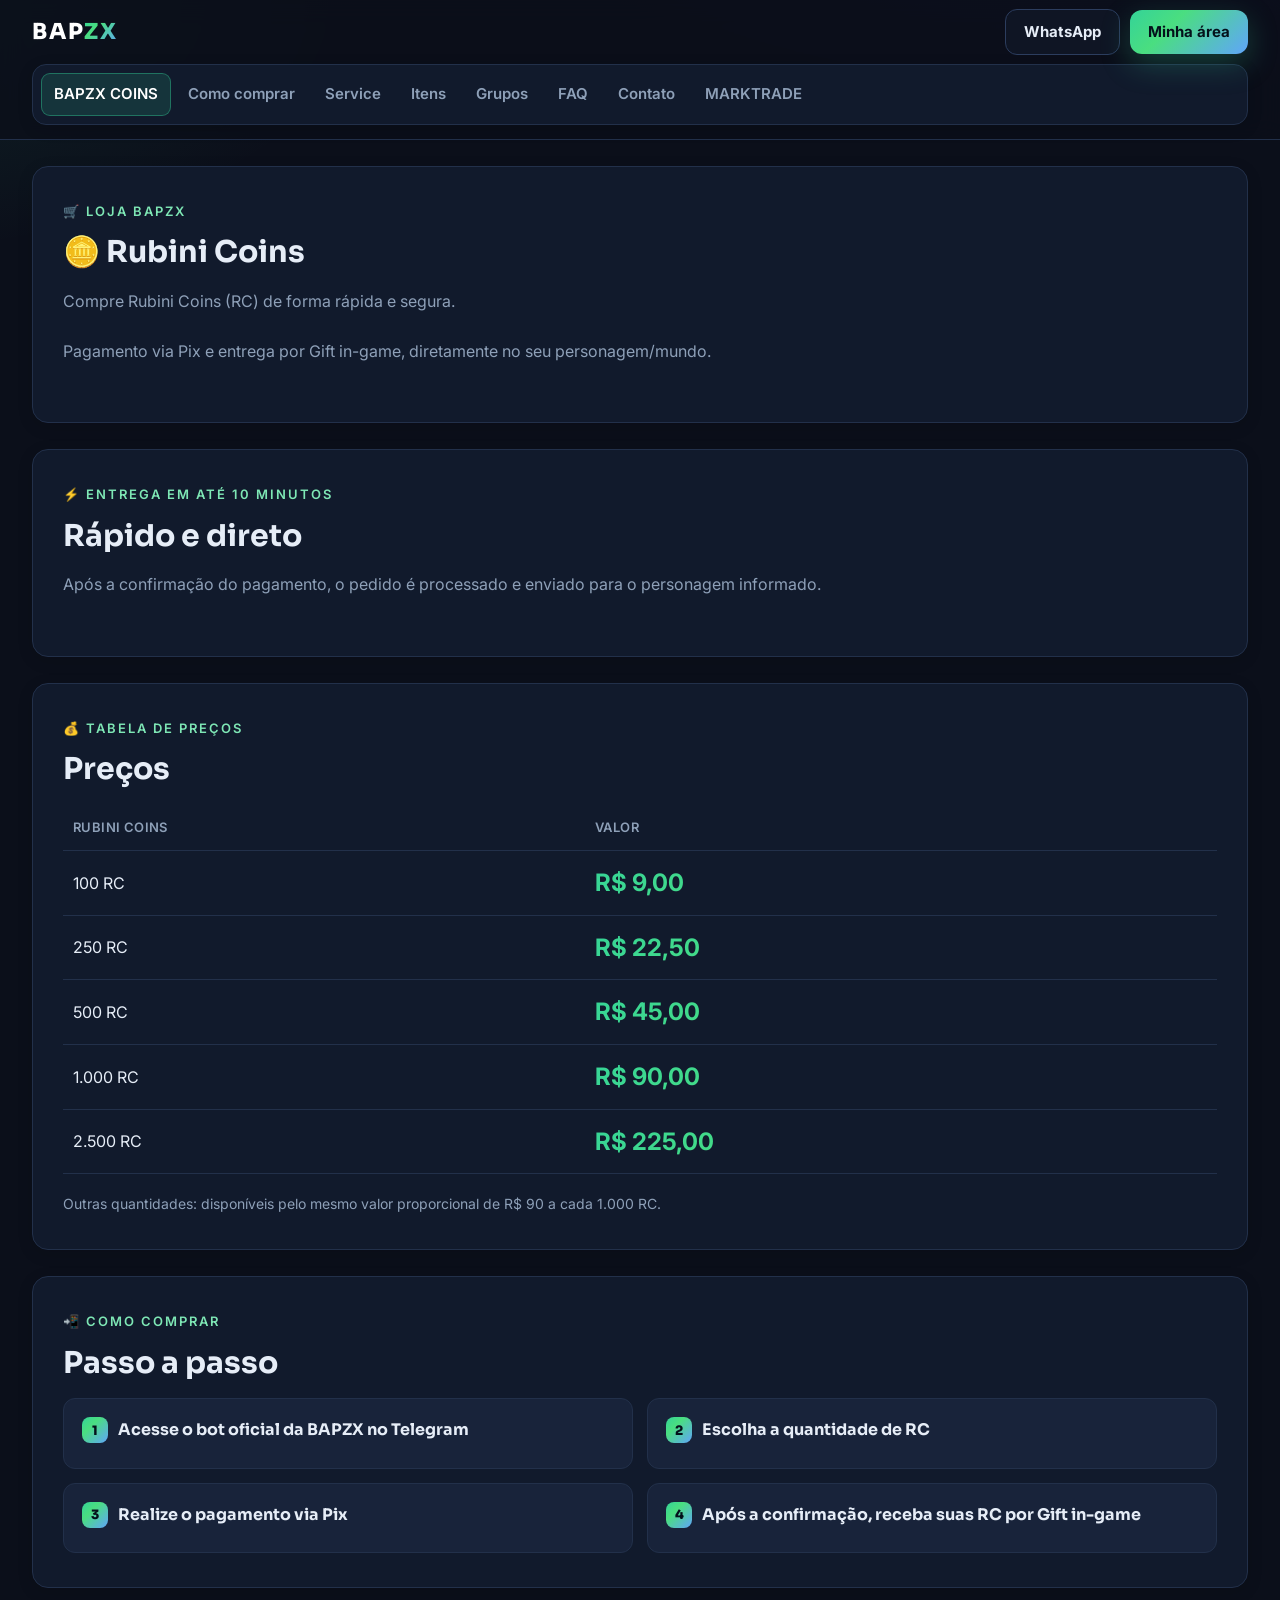
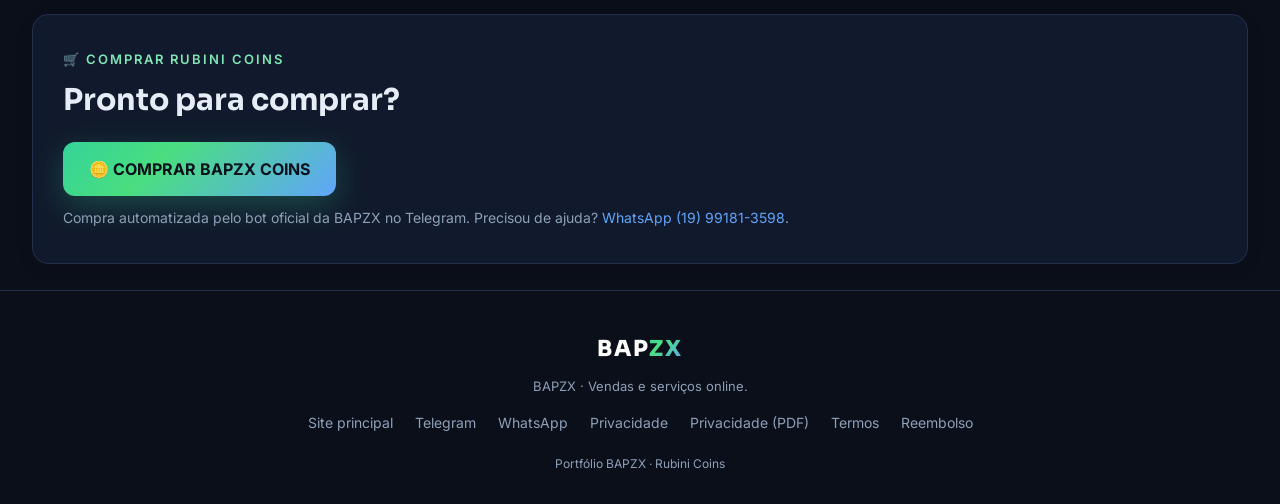
<file: rubini.html>
<!DOCTYPE html>
<html lang="pt-BR">
<head>
<meta charset="utf-8">
<meta name="viewport" content="width=device-width, initial-scale=1">
<title>BAPZX COINS — Rubini Coins (RC) | Comprar RC Rubinot</title>
<meta name="description" content="Compre Rubini Coins (RC) no Rubinot pela BAPZX: basta R$ 9 por 100 RC, pagamento via Pix e entrega por Gift in-game em até 10 minutos.">
<link rel="canonical" href="https://bapzxdev.github.io/bapzx-portfolio/rubini.html">
<meta property="og:type" content="website">
<meta property="og:site_name" content="BAPZX">
<meta property="og:locale" content="pt_BR">
<meta property="og:title" content="BAPZX COINS — Rubini Coins (RC) | Comprar RC Rubinot">
<meta property="og:description" content="Compre Rubini Coins (RC) no Rubinot pela BAPZX: basta R$ 9 por 100 RC, pagamento via Pix e entrega por Gift in-game em até 10 minutos.">
<meta property="og:url" content="https://bapzxdev.github.io/bapzx-portfolio/rubini.html">
<meta property="og:image" content="https://bapzxdev.github.io/bapzx-portfolio/og-image.png">
<meta name="twitter:card" content="summary_large_image">
<link rel="preconnect" href="https://fonts.googleapis.com">
<link rel="preconnect" href="https://fonts.gstatic.com" crossorigin>
<link href="https://fonts.googleapis.com/css2?family=Sora:wght@500;700;800&family=Inter:wght@400;500;600&display=swap" rel="stylesheet">
<link href="styles.css" rel="stylesheet">
</head>
<body>
<nav>
  <div class="wrap nav-in">
    <div class="brand"><a href="index.html" style="color:inherit;text-decoration:none">BAP<span>ZX</span></a></div>
    <div class="nav-cta">
      <a class="btn ghost btn-sm" href="https://wa.me/5519991813598" rel="noopener">WhatsApp</a>
      <a class="btn btn-sm" href="https://bapzx-bot-tibia.onrender.com/login">Minha área</a>
    </div>
  </div>
  <div class="wrap">
    <div class="menu-card">
      <div class="menu">
      <a class="active" href="rubini.html">BAPZX COINS</a>
      <a href="como-comprar.html">Como comprar</a>
      <a href="service.html">Service</a>
      <a href="itens.html">Itens</a>
      <a href="grupos.html">Grupos</a>
      <a href="faq.html">FAQ</a>
      <a href="contato.html">Contato</a>
      <a href="troca.html">MARKTRADE</a>
    </div>
    </div>
  </div>
</nav>


<div class="wrap">

  <section>
    <div class="kicker">🛒 Loja BAPZX</div>
    <h2>🪙 Rubini Coins</h2>
    <p class="sub">Compre Rubini Coins (RC) de forma rápida e segura.</p>
    <p class="sub">Pagamento via Pix e entrega por Gift in-game, diretamente no seu personagem/mundo.</p>
  </section>

  <section>
    <div class="kicker">⚡ Entrega em até 10 minutos</div>
    <h2>Rápido e direto</h2>
    <p class="sub">Após a confirmação do pagamento, o pedido é processado e enviado para o personagem informado.</p>
  </section>

  <section>
    <div class="kicker">💰 Tabela de preços</div>
    <h2>Preços</h2>
    <table>
      <tr><th>Rubini Coins</th><th>Valor</th></tr>
      <tr class="prow"><td>100 RC</td><td class="price">R$ 9,00</td></tr>
      <tr class="prow"><td>250 RC</td><td class="price">R$ 22,50</td></tr>
      <tr class="prow"><td>500 RC</td><td class="price">R$ 45,00</td></tr>
      <tr class="prow"><td>1.000 RC</td><td class="price">R$ 90,00</td></tr>
      <tr class="prow"><td>2.500 RC</td><td class="price">R$ 225,00</td></tr>
    </table>
    <p class="ident">Outras quantidades: disponíveis pelo mesmo valor proporcional de R$ 90 a cada 1.000 RC.</p>
  </section>

  <section>
    <div class="kicker">📲 Como comprar</div>
    <h2>Passo a passo</h2>
    <div class="row c2">
      <div class="step"><b><em>1</em> Acesse o bot oficial da BAPZX no Telegram</b></div>
      <div class="step"><b><em>2</em> Escolha a quantidade de RC</b></div>
      <div class="step"><b><em>3</em> Realize o pagamento via Pix</b></div>
      <div class="step"><b><em>4</em> Após a confirmação, receba suas RC por Gift in-game</b></div>
    </div>
  </section>

  <section>
    <div class="kicker">🛒 Comprar Rubini Coins</div>
    <h2>Pronto para comprar?</h2>
    <p style="margin-top:16px"><a class="btn" href="https://t.me/bapzx_bot">🪙 COMPRAR BAPZX COINS</a></p>
    <p class="ident">Compra automatizada pelo bot oficial da BAPZX no Telegram. Precisou de ajuda? <a href="https://wa.me/5519991813598">WhatsApp (19) 99181-3598</a>.</p>
  </section>

</div>

<footer>
  <div class="brand">BAP<span>ZX</span></div>
  <p style="color:var(--muted);font-size:13px">BAPZX &middot; Vendas e serviços online.</p>
  <div class="fmini">
    <a href="index.html">Site principal</a>
    <a href="https://t.me/bapzx_bot">Telegram</a>
    <a href="https://wa.me/5519991813598">WhatsApp</a>
    <a href="https://bapzx-bot-tibia.onrender.com/privacidade" rel="noopener">Privacidade</a>
    <a href="https://bapzx-bot-tibia.onrender.com/privacidade/pdf" rel="noopener">Privacidade (PDF)</a>
    <a href="https://bapzx-bot-tibia.onrender.com/termos" rel="noopener">Termos</a>
    <a href="https://bapzx-bot-tibia.onrender.com/reembolso" rel="noopener">Reembolso</a>
  </div>
  <p style="font-size:12px">Portfólio BAPZX &middot; Rubini Coins</p>
</footer>
<script>
const io=new IntersectionObserver(function(es){es.forEach(function(e){if(e.isIntersecting){e.target.classList.add("in");io.unobserve(e.target)}})},{threshold:.12});
document.querySelectorAll(".reveal").forEach(function(el){io.observe(el)});
</script>
<script src="track.js" defer></script>
</body>
</html>
</file>
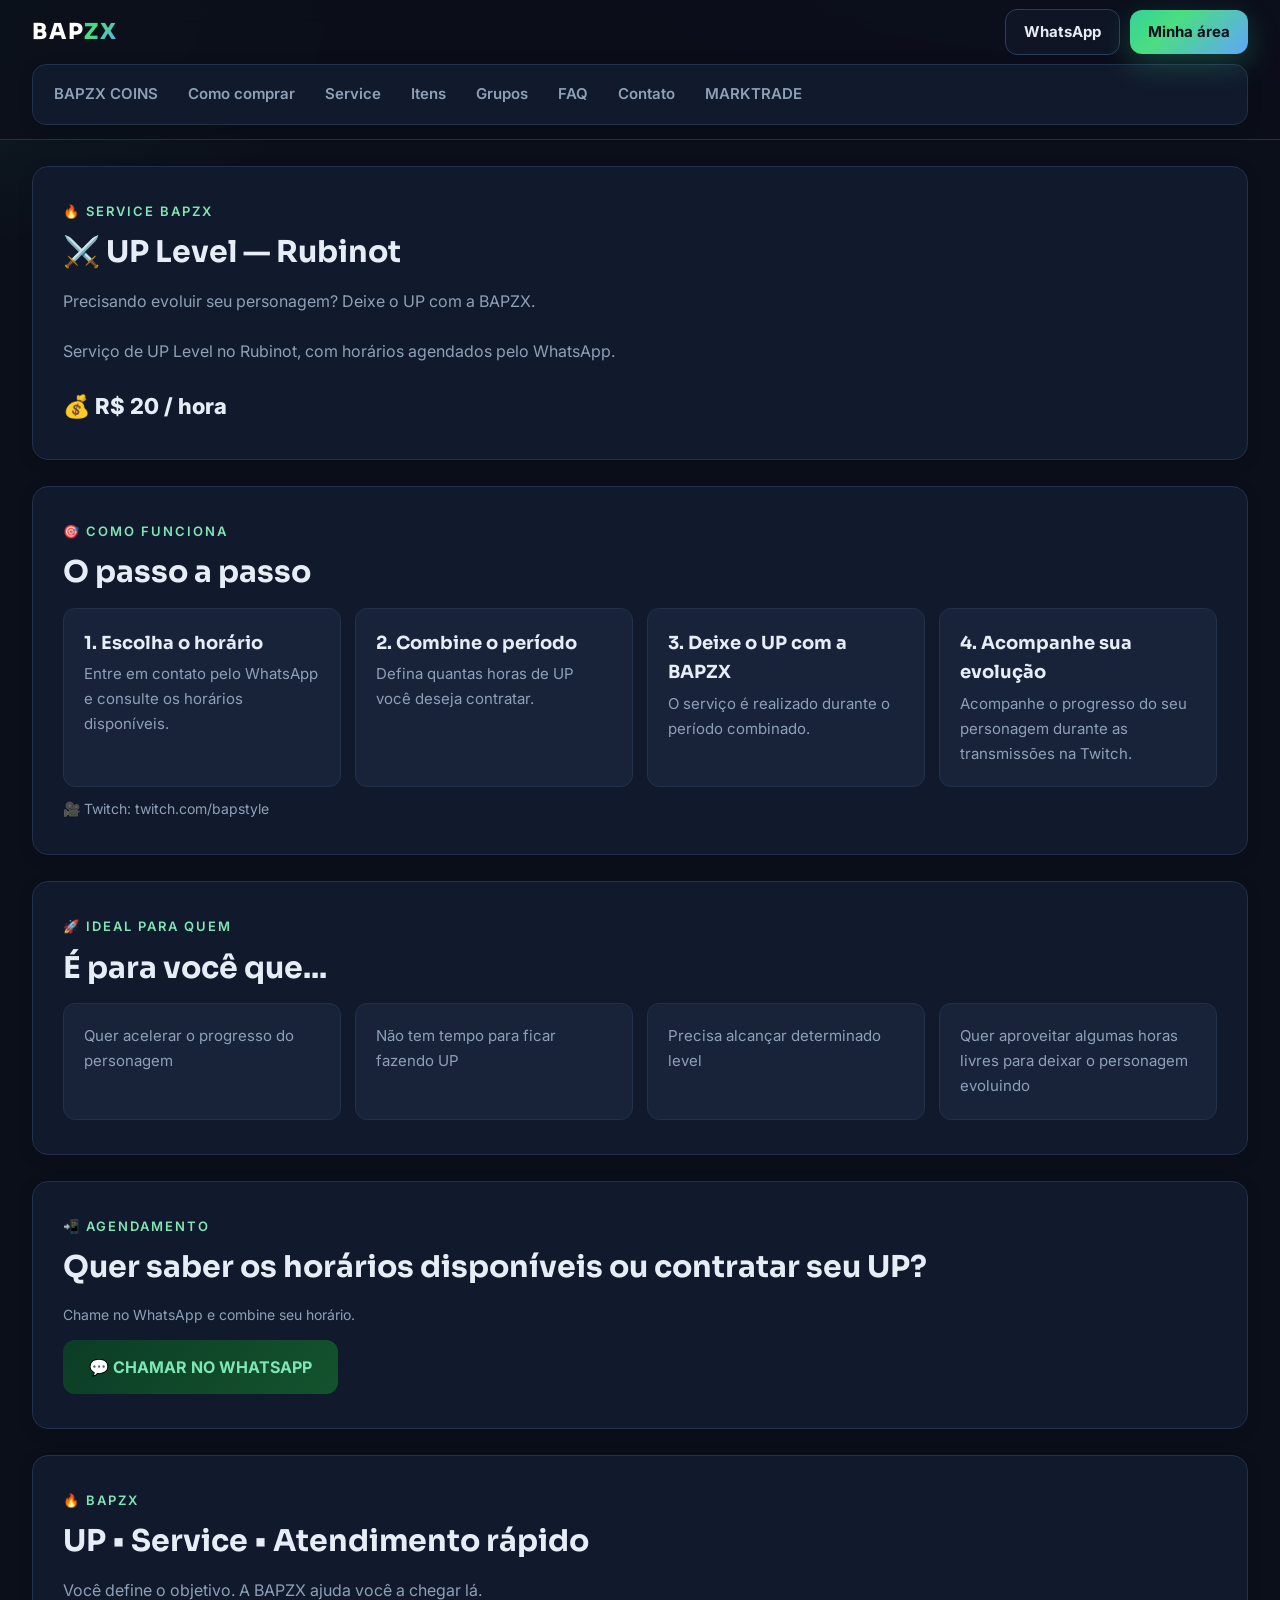
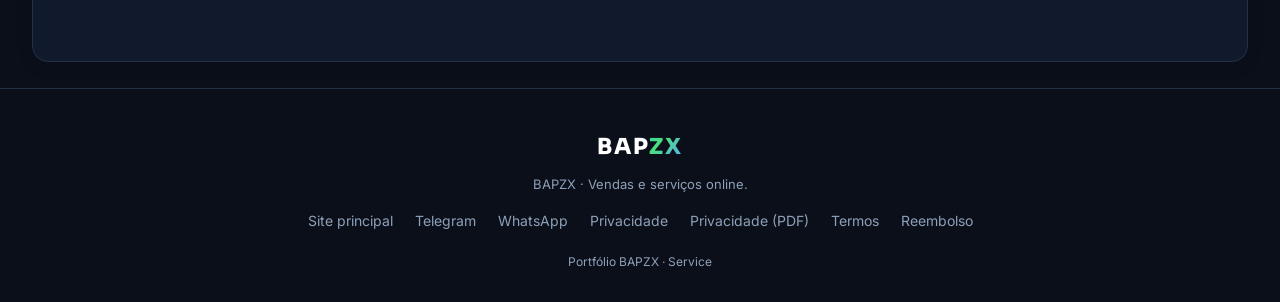
<file: service.html>
<!DOCTYPE html>
<html lang="pt-BR">
<head>
<meta charset="utf-8">
<meta name="viewport" content="width=device-width, initial-scale=1">
<title>Service BAPZX — UP Level Rubinot | R$ 20/h</title>
<meta name="description" content="Service de UP Level no Rubinot pela BAPZX: evolução do personagem com horário agendado pelo WhatsApp, R$ 20 por hora e acompanhamento na Twitch.">
<link rel="canonical" href="https://bapzxdev.github.io/bapzx-portfolio/service.html">
<meta property="og:type" content="website">
<meta property="og:site_name" content="BAPZX">
<meta property="og:locale" content="pt_BR">
<meta property="og:title" content="Service BAPZX — UP Level Rubinot | R$ 20/h">
<meta property="og:description" content="Service de UP Level no Rubinot pela BAPZX: evolução do personagem com horário agendado pelo WhatsApp, R$ 20 por hora e acompanhamento na Twitch.">
<meta property="og:url" content="https://bapzxdev.github.io/bapzx-portfolio/service.html">
<meta property="og:image" content="https://bapzxdev.github.io/bapzx-portfolio/og-image.png">
<meta name="twitter:card" content="summary_large_image">
<link rel="preconnect" href="https://fonts.googleapis.com">
<link rel="preconnect" href="https://fonts.gstatic.com" crossorigin>
<link href="https://fonts.googleapis.com/css2?family=Sora:wght@500;700;800&family=Inter:wght@400;500;600&display=swap" rel="stylesheet">
<link href="styles.css" rel="stylesheet">
</head>
<body>
<nav>
  <div class="wrap nav-in">
    <div class="brand"><a href="index.html" style="color:inherit;text-decoration:none">BAP<span>ZX</span></a></div>
    <div class="nav-cta">
      <a class="btn ghost btn-sm" href="https://wa.me/5519991813598" rel="noopener">WhatsApp</a>
      <a class="btn btn-sm" href="https://bapzx-bot-tibia.onrender.com/login">Minha área</a>
    </div>
  </div>
  <div class="wrap">
    <div class="menu-card">
      <div class="menu">
      <a href="rubini.html">BAPZX COINS</a>
      <a href="como-comprar.html">Como comprar</a>
      <a href="service.html">Service</a>
      <a href="itens.html">Itens</a>
      <a href="grupos.html">Grupos</a>
      <a href="faq.html">FAQ</a>
      <a href="contato.html">Contato</a>
      <a href="troca.html">MARKTRADE</a>
    </div>
    </div>
  </div>
</nav>


<div class="wrap">

  <section>
    <div class="kicker">🔥 Service BAPZX</div>
    <h2>⚔️ UP Level — Rubinot</h2>
    <p class="sub">Precisando evoluir seu personagem? Deixe o UP com a BAPZX.</p>
    <p class="sub">Serviço de UP Level no Rubinot, com horários agendados pelo WhatsApp.</p>
    <p style="margin-top:16px;font-size:22px;font-weight:800;color:var(--accent)">💰 R$ 20 / hora</p>
  </section>

  <section>
    <div class="kicker">🎯 Como funciona</div>
    <h2>O passo a passo</h2>
    <div class="row c4">
      <div class="svc"><h3>1. Escolha o horário</h3><p>Entre em contato pelo WhatsApp e consulte os horários disponíveis.</p></div>
      <div class="svc"><h3>2. Combine o período</h3><p>Defina quantas horas de UP você deseja contratar.</p></div>
      <div class="svc"><h3>3. Deixe o UP com a BAPZX</h3><p>O serviço é realizado durante o período combinado.</p></div>
      <div class="svc"><h3>4. Acompanhe sua evolução</h3><p>Acompanhe o progresso do seu personagem durante as transmissões na Twitch.</p></div>
    </div>
    <p class="ident">🎥 Twitch: <a href="https://twitch.com/bapstyle" style="color:var(--accent)">twitch.com/bapstyle</a></p>
  </section>

  <section>
    <div class="kicker">🚀 Ideal para quem</div>
    <h2>É para você que...</h2>
    <div class="row c4">
      <div class="svc"><p>Quer acelerar o progresso do personagem</p></div>
      <div class="svc"><p>Não tem tempo para ficar fazendo UP</p></div>
      <div class="svc"><p>Precisa alcançar determinado level</p></div>
      <div class="svc"><p>Quer aproveitar algumas horas livres para deixar o personagem evoluindo</p></div>
    </div>
  </section>

  <section>
    <div class="kicker">📲 Agendamento</div>
    <h2>Quer saber os horários disponíveis ou contratar seu UP?</h2>
    <p class="ident">Chame no WhatsApp e combine seu horário.</p>
    <p style="margin-top:14px"><a class="btn wa" href="https://wa.me/5519991813598">💬 CHAMAR NO WHATSAPP</a></p>
  </section>

  <section>
    <div class="kicker">🔥 BAPZX</div>
    <h2>UP • Service • Atendimento rápido</h2>
    <p class="sub">Você define o objetivo. A BAPZX ajuda você a chegar lá.</p>
  </section>

</div>

<footer>
  <div class="brand">BAP<span>ZX</span></div>
  <p style="color:var(--muted);font-size:13px">BAPZX &middot; Vendas e serviços online.</p>
  <div class="fmini">
    <a href="index.html">Site principal</a>
    <a href="https://t.me/bapzx_bot">Telegram</a>
    <a href="https://wa.me/5519991813598">WhatsApp</a>
    <a href="https://bapzx-bot-tibia.onrender.com/privacidade" rel="noopener">Privacidade</a>
    <a href="https://bapzx-bot-tibia.onrender.com/privacidade/pdf" rel="noopener">Privacidade (PDF)</a>
    <a href="https://bapzx-bot-tibia.onrender.com/termos" rel="noopener">Termos</a>
    <a href="https://bapzx-bot-tibia.onrender.com/reembolso" rel="noopener">Reembolso</a>
  </div>
  <p style="font-size:12px">Portfólio BAPZX &middot; Service</p>
</footer>
<script>
const io=new IntersectionObserver(function(es){es.forEach(function(e){if(e.isIntersecting){e.target.classList.add("in");io.unobserve(e.target)}})},{threshold:.12});
document.querySelectorAll(".reveal").forEach(function(el){io.observe(el)});
</script>
<script src="track.js" defer></script>
</body>
</html>
</file>
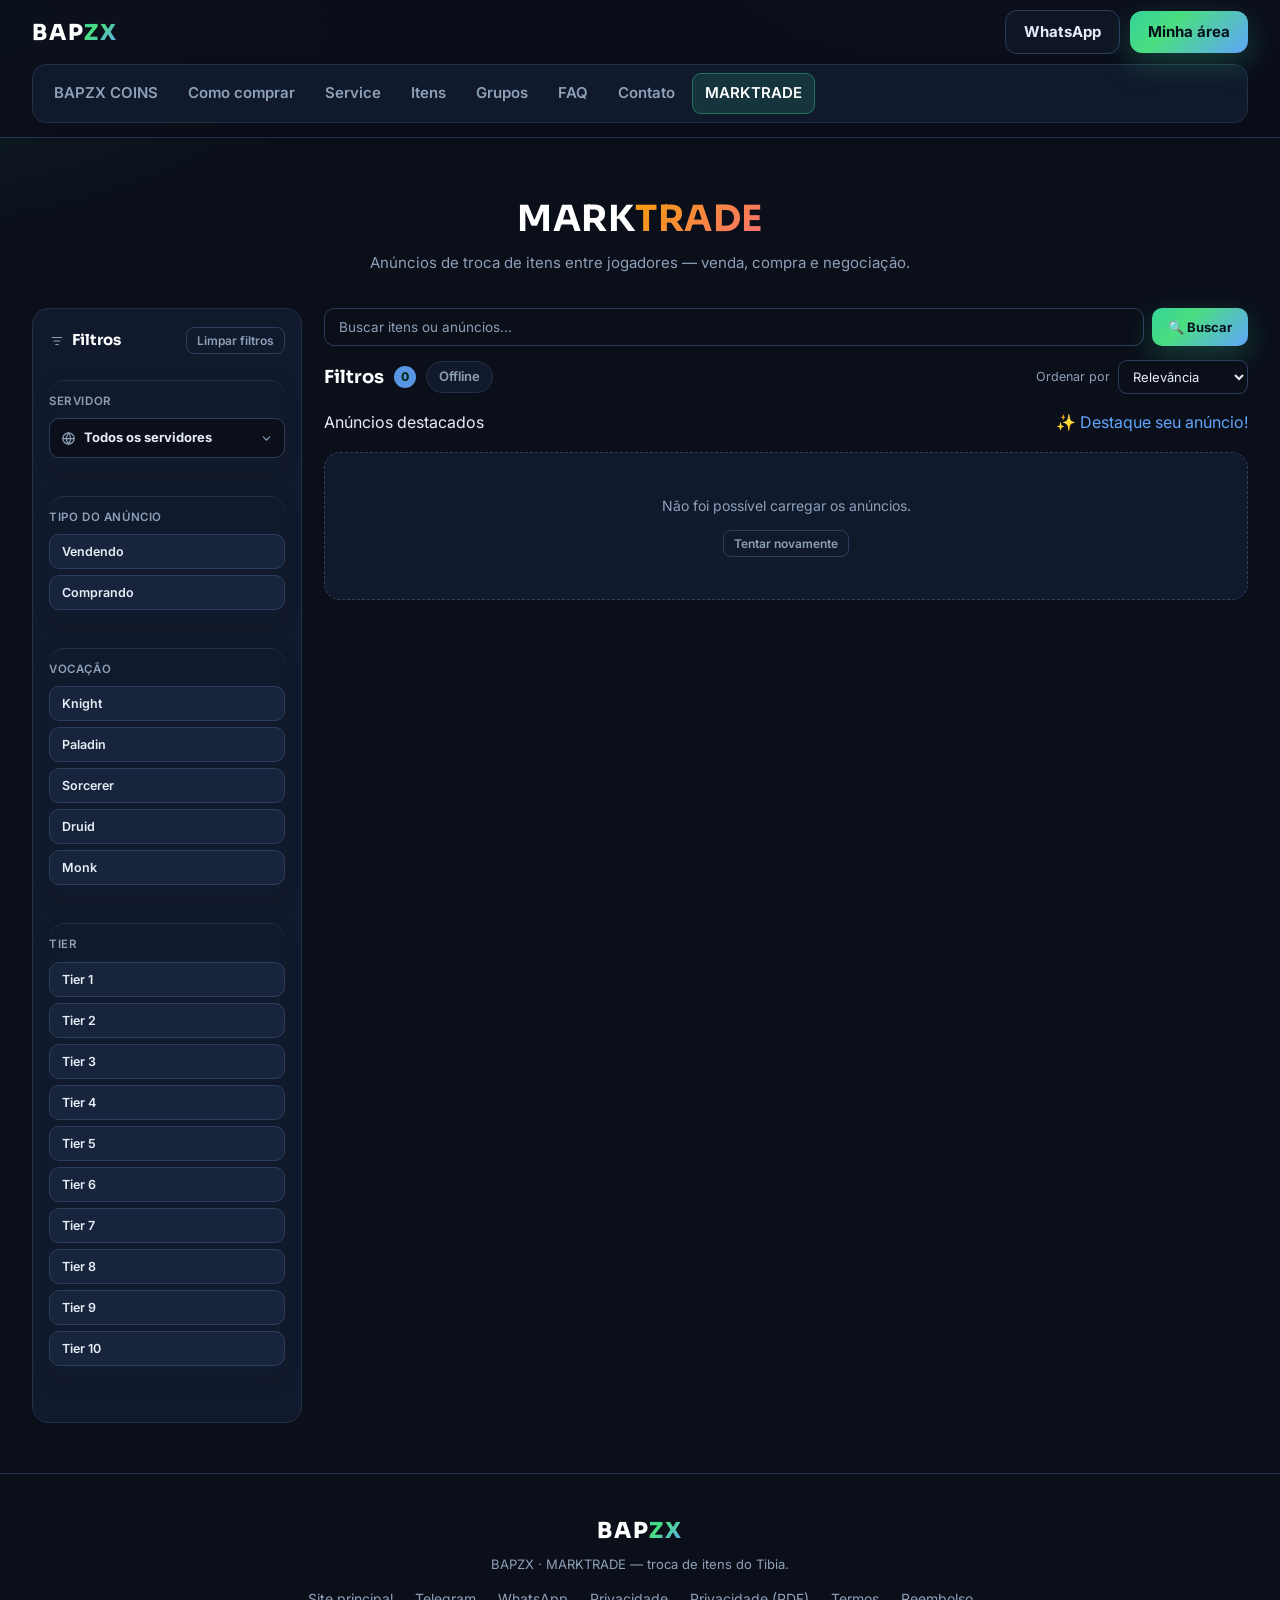
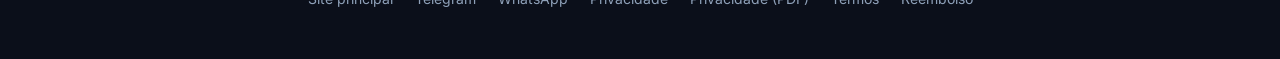
<file: troca.html>
<!DOCTYPE html>
<html lang="pt-BR">
<head>
<meta charset="utf-8">
<meta name="viewport" content="width=device-width, initial-scale=1">
<title>MARKTRADE — Marketplace de Itens do Tibia | BAPZX</title>
<meta name="description" content="MARKTRADE BAPZX: marketplace de troca de itens do Tibia. Anuncie, compre e negocie itens entre jogadores com preço justo e contato direto.">
<link rel="canonical" href="https://bapzxdev.github.io/bapzx-portfolio/troca.html">
<meta property="og:type" content="website">
<meta property="og:site_name" content="BAPZX">
<meta property="og:locale" content="pt_BR">
<meta property="og:title" content="MARKTRADE — Marketplace de Itens do Tibia | BAPZX">
<meta property="og:description" content="MARKTRADE BAPZX: marketplace de troca de itens do Tibia. Anuncie, compre e negocie itens entre jogadores com preço justo e contato direto.">
<meta property="og:url" content="https://bapzxdev.github.io/bapzx-portfolio/troca.html">
<meta property="og:image" content="https://bapzxdev.github.io/bapzx-portfolio/og-image.png">
<meta name="twitter:card" content="summary_large_image">
<link rel="preconnect" href="https://fonts.googleapis.com">
<link rel="preconnect" href="https://fonts.gstatic.com" crossorigin>
<link href="https://fonts.googleapis.com/css2?family=Sora:wght@500;700;800&family=Inter:wght@400;500;600;700&display=swap" rel="stylesheet">
<link href="styles.css" rel="stylesheet">
<style>
:root{
  --bg:#0b0f1a; --panel:#111a2c; --panel-2:#18233a; --border:#22304a; --border-2:#2c3d5e;
  --text:#e6edf7; --muted:#8ea0b8; --green:#4ade80; --purple:#a78bfa; --blue:#60a5fa;
  --amber:#fbbf24; --red:#f87171;
  --grad:linear-gradient(135deg,#34d399 0%,#4ade80 35%,#60a5fa 100%);
  --grad-vip:linear-gradient(135deg,#f59e0b 0%,#fbbf24 50%,#f87171 100%);
}
*,*::before,*::after{box-sizing:border-box;margin:0;padding:0}
html{scroll-behavior:smooth}
body{
  font-family:'Inter',Arial,sans-serif;color:var(--text);min-height:100vh;line-height:1.5;
  background:radial-gradient(1100px 520px at 85% -10%, rgba(124,58,237,.14), transparent 60%),
             radial-gradient(900px 460px at -10% 0%, rgba(52,211,153,.10), transparent 55%),
             var(--bg);
  overflow-x:hidden;
}
a{color:var(--blue);text-decoration:none}
a:hover{text-decoration:underline}
:focus-visible{outline:2px solid var(--purple);outline-offset:2px;border-radius:8px}
button{font-family:inherit;cursor:pointer;background:none;border:0;color:inherit}

/* ============ LAYOUT ============ */
.mk-wrap{max-width:none;margin:0;padding:20px 32px 40px}

/* ------------ HERO (estilo TibiaTrade: busca + criar anúncio) ------------ */
.mk-hero{text-align:center;padding:34px 22px 8px}
.mk-hero h1{font-family:'Sora',sans-serif;font-size:36px;color:#fff;margin:0 0 6px;letter-spacing:.5px}
.mk-hero h1 span{background:linear-gradient(135deg,#f59e0b,#f87171);-webkit-background-clip:text;background-clip:text;-webkit-text-fill-color:transparent}
.mk-hero p{color:var(--muted);font-size:15px;margin:0 auto;max-width:560px}
.mk-body{display:grid;grid-template-columns:270px 1fr;gap:22px;align-items:start;margin-top:26px}
@media (max-width:900px){.mk-body{grid-template-columns:1fr}}

/* ============ SIDEBAR FILTROS ============ */
.mk-side{
  position:sticky;top:84px;background:var(--panel);border:1px solid var(--border);
  border-radius:16px;padding:18px 16px;
}
.mk-side-hd{display:flex;align-items:center;justify-content:space-between;gap:10px;margin-bottom:10px}
.mk-side-hd h2{font-family:'Sora',sans-serif;font-size:15px;color:#fff;margin:0;display:flex;align-items:center;gap:8px}
.mk-side-hd h2 .mk-ico{width:15px;height:15px;display:inline-flex;align-items:center;justify-content:center;color:var(--muted)}
.mk-clear{
  background:transparent;border:1px solid var(--border-2);color:var(--muted);border-radius:8px;
  font-size:12px;font-weight:600;padding:5px 10px;transition:.15s;
}
.mk-clear:hover{color:var(--red);border-color:rgba(248,113,113,.5)}
.mk-f{display:block;width:100%;border:0;border-top:1px solid var(--border);padding:12px 0;text-align:left;background:transparent}
.mk-f-hide{display:flex;align-items:center;gap:8px;font-size:13px;color:var(--text);font-weight:600;background:transparent}
.mk-f-hide .mk-sw{margin-left:auto}
.mk-sw{
  width:26px;height:15px;border-radius:999px;background:var(--border-2);position:relative;flex-shrink:0;transition:.2s;border:0;display:inline-flex;
}
.mk-sw::after{content:"";position:absolute;top:2px;left:2px;width:11px;height:11px;border-radius:50%;background:#9db0cc;transition:.2s}
.mk-sw.on{background:rgba(74,222,128,.35)}
.mk-sw.on::after{left:13px;background:var(--green)}
.mk-f-title{font-size:11.5px;color:var(--muted);text-transform:uppercase;letter-spacing:.6px;font-weight:600;display:block;margin-bottom:8px}
.mk-f-group{display:grid;grid-template-columns:1fr 1fr;gap:6px}
.mk-f-list{display:flex;flex-direction:column;gap:6px}
.mk-f-list .mk-chip{justify-content:flex-start;text-align:left;border-radius:10px;padding:9px 12px;white-space:nowrap}
.mk-f-list .mk-cn{flex:1;overflow:hidden;text-overflow:ellipsis}
.mk-f-list .mk-en{flex-shrink:0;font-size:14px;line-height:1}
.mk-chip{
  display:flex;align-items:center;justify-content:center;gap:6px;text-align:center;
  background:rgba(96,165,250,.07);border:1px solid var(--border-2);color:var(--text);
  font-size:12.5px;font-weight:600;padding:8px 10px;border-radius:999px;transition:.15s;line-height:1.2;white-space:nowrap;overflow:hidden;
}
.mk-chip:hover{border-color:var(--blue);color:#fff;background:rgba(96,165,250,.14)}
.mk-chip.on{background:rgba(96,165,250,.22);border-color:var(--blue);color:#fff}
.mk-chip .mk-cn{font-weight:600;overflow:hidden;text-overflow:ellipsis}
.mk-select{width:100%;padding:8px 10px;border:1px solid var(--border-2);border-radius:9px;background:var(--bg);color:var(--text);font-size:13px}
.mk-select:focus-visible{outline:2px solid var(--purple);outline-offset:1px}
.mk-world-pill{
  position:relative;display:flex;align-items:center;gap:8px;width:100%;
  background:var(--bg);border:1px solid var(--border-2);border-radius:10px;padding:9px 11px;
  transition:border-color .15s;
}
.mk-world-pill:hover{border-color:var(--blue)}
.mk-world-pill .mk-w-ico{display:inline-flex;align-items:center;justify-content:center;color:var(--muted);flex-shrink:0}
.mk-world-pill .mk-w-lbl{flex:1;font-size:13px;font-weight:700;color:var(--text);overflow:hidden;text-overflow:ellipsis;white-space:nowrap}
.mk-world-pill .mk-w-chev{color:var(--muted);flex-shrink:0;transition:transform .15s}
.mk-world-pill select{position:absolute;inset:0;width:100%;height:100%;opacity:0;cursor:pointer;border:0;background:transparent}
.mk-tier-group{grid-template-columns:repeat(6,1fr)}
.mk-tier-group .mk-chip{padding:7px 0;font-size:12.5px}

/* ============ CONTEÚDO / TOOLBAR ============ */
.mk-main{min-width:0}
.mk-toolbar{display:flex;align-items:center;gap:10px;flex-wrap:wrap;margin:14px 0 6px}
.mk-toolbar h2{font-size:18px;color:#fff;margin:0;font-family:'Sora',sans-serif;display:flex;align-items:center;gap:8px}
.mk-badge{
  min-width:22px;height:22px;padding:0 6px;display:inline-flex;align-items:center;justify-content:center;
  background:rgba(96,165,250,.9);color:#04281a;font-size:12px;font-weight:800;border-radius:999px;
}
.mk-toolbar .mk-count{color:var(--muted);font-size:13px}
.mk-sort{display:flex;align-items:center;gap:8px;margin-left:auto}
.mk-sort label{color:var(--muted);font-size:12.5px}
.mk-sort select{
  padding:7px 10px;border:1px solid var(--border-2);border-radius:9px;background:var(--bg);
  color:var(--text);font-size:13px;font-family:inherit;
}
.mk-sort select:focus-visible{outline:2px solid var(--purple);outline-offset:1px}
.mk-feat{display:flex;align-items:center;justify-content:space-between;gap:10px;flex-wrap:wrap;margin:14px 0 4px;padding:2px 0}
.mk-feat-hd{display:flex;align-items:center;gap:10px;flex-wrap:wrap}
.mk-feat-hd span{font-size:13px;font-weight:700;color:#fbbf24;font-family:'Sora',sans-serif}
.mk-feat-hd a{font-size:12.5px;font-weight:700;color:#f59e0b}
.mk-search{display:flex;gap:8px;width:100%}
.mk-search input{flex:1;min-width:200px;padding:10px 14px;border:1px solid var(--border-2);border-radius:10px;background:var(--bg);color:var(--text);font-size:13.5px;font-family:inherit;transition:.15s}
.mk-search input:focus{outline:none;border-color:var(--blue);box-shadow:0 0 0 3px rgba(96,165,250,.18)}
.mk-search input::placeholder{color:var(--muted)}
.mk-search .btn{font-size:13px;padding:10px 16px;border-radius:10px;white-space:nowrap}
.mk-count{font-size:12.5px;color:var(--muted);font-weight:600;background:var(--panel);border:1px solid var(--border);border-radius:999px;padding:5px 12px}
.mk-grid{display:grid;grid-template-columns:repeat(auto-fill,minmax(250px,1fr));gap:16px;margin:16px 0 36px}
.mk-empty{
  grid-column:1/-1;text-align:center;background:var(--panel);border:1px dashed var(--border-2);
  border-radius:16px;padding:42px 20px;color:var(--muted);font-size:14px;
}
.mk-loading{grid-column:1/-1;text-align:center;color:var(--muted);padding:40px 0;font-size:14px}
.mk-loading .spinner{display:inline-block;width:22px;height:22px;border:3px solid var(--border-2);border-top-color:var(--green);border-radius:50%;animation:mk-spin .8s linear infinite;vertical-align:-5px;margin-right:8px}
@keyframes mk-spin{to{transform:rotate(360deg)}}
.mk-hd-bar{
  grid-column:1/-1;display:flex;align-items:center;gap:8px;font-family:'Sora',sans-serif;font-size:15px;
  border-radius:12px;padding:12px 16px;margin-top:6px;
}
.mk-hd-bar .mk-hd-ico{font-size:16px;line-height:1}
.mk-hd-bar.vip{
  color:#fbbf24;background:linear-gradient(120deg,rgba(251,191,36,.12),rgba(248,113,113,.08)),var(--panel);
  border:1px solid rgba(251,191,36,.3);
}
.mk-hd-bar.recent{
  color:var(--text);background:linear-gradient(120deg,rgba(96,165,250,.10),var(--panel) 60%);
  border:1px solid var(--border-2);
}

/* ============ CARD DE ANÚNCIO ============ */
.mk-card{
  background:var(--panel);border:1px solid var(--border);border-radius:16px;
  padding:14px 14px 16px;display:flex;flex-direction:column;align-items:center;text-align:center;
  transition:border-color .15s,transform .12s;min-width:0;position:relative;
  color:var(--text);text-decoration:none;cursor:pointer;
}
.mk-card:focus-visible{outline:2px solid var(--purple);outline-offset:2px;border-radius:16px}
.mk-card:hover{border-color:var(--border-2);transform:translateY(-2px);text-decoration:none}
.mk-card.vip{border-color:rgba(251,191,36,.45);background:linear-gradient(150deg,rgba(251,191,36,.08),var(--panel) 55%)}
.mk-card.vip .mk-top{border-bottom:1px dashed rgba(251,191,36,.28)}
.mk-badge-vip{
  margin-left:auto;flex-shrink:0;
  display:inline-flex;align-items:center;gap:4px;
  font-size:10.5px;font-weight:800;letter-spacing:.3px;color:#7c2d12;
  background:var(--grad-vip);border-radius:999px;padding:3px 9px;
  box-shadow:0 4px 14px rgba(251,191,36,.35);
}
.mk-top{width:100%;display:flex;align-items:center;gap:10px;padding-bottom:10px;margin-bottom:10px;border-bottom:1px solid var(--border)}
.mk-type{display:inline-flex;align-items:center;border-radius:999px;padding:3px 11px;font-size:11.5px;font-weight:800;border:1px solid;letter-spacing:.2px;white-space:nowrap}
.mk-type.venda{background:rgba(74,222,128,.12);border-color:rgba(74,222,128,.35);color:var(--green)}
.mk-type.compra{background:rgba(96,165,250,.12);border-color:rgba(96,165,250,.35);color:var(--blue)}
.mk-type.outro{background:rgba(167,139,250,.14);border-color:rgba(167,139,250,.4);color:var(--purple)}
.mk-date{display:inline-flex;align-items:center;gap:5px;font-size:11px;color:var(--muted);font-weight:600;white-space:nowrap}
.mk-date svg{display:block;flex-shrink:0;opacity:.75}
.mk-name{font-size:20px;font-weight:800;color:#fff;line-height:1.2;margin:0 6px 2px;word-wrap:break-word;overflow-wrap:anywhere;max-width:100%}
.mk-sprite{width:100%;display:flex;align-items:center;justify-content:center;margin:14px 0;position:relative;flex-wrap:wrap;column-gap:8px}
.mk-sprite-img{position:relative;display:inline-block;line-height:0}
.mk-tier-num{position:absolute;top:-9px;right:-9px;min-width:26px;height:26px;padding:0 5px;display:inline-flex;align-items:center;justify-content:center;background:radial-gradient(circle at 35% 30%,#fbbf24,#f97316 72%);color:#fff;font-family:'Sora',sans-serif;font-size:14px;font-weight:800;border-radius:50%;border:2px solid rgba(255,255,255,.9);box-shadow:0 2px 8px rgba(0,0,0,.55);line-height:1;z-index:2}
.mk-sprite img{width:auto;height:78px;max-width:100%;object-fit:contain;image-rendering:pixelated;filter:drop-shadow(0 3px 8px rgba(0,0,0,.45))}
.mk-sprite .mk-ph{width:74px;height:74px;border-radius:14px;background:var(--panel-2);border:1px dashed var(--border-2);display:flex;align-items:center;justify-content:center;font-family:'Sora',sans-serif;font-size:26px;font-weight:800;color:#5b6b82}
.mk-price{display:flex;align-items:center;justify-content:center;gap:6px;font-size:17px;font-weight:800;color:#fff;margin:8px 0 12px;line-height:1.2}
.mk-price .mk-coin{display:inline-flex;align-items:center;gap:4px;font-size:15px;line-height:1}
.mk-price .mk-coin img{width:17px;height:17px;display:block;image-rendering:pixelated;filter:drop-shadow(0 1px 2px rgba(0,0,0,.4))}
.mk-price .mk-val{background:var(--grad);-webkit-background-clip:text;background-clip:text;-webkit-text-fill-color:transparent}
.mk-offers{display:flex;align-items:center;justify-content:center;gap:6px;font-size:14px;font-weight:800;color:var(--amber);margin:8px 0 12px;line-height:1.2}
.mk-offers img{width:15px;height:15px;display:block;image-rendering:pixelated;filter:drop-shadow(0 1px 2px rgba(0,0,0,.4))}
.mk-meta{width:100%;display:flex;flex-direction:column;align-items:flex-start;gap:8px;margin-top:2px}
.mk-server{display:inline-flex;align-items:center;gap:6px;height:28px;padding:0 11px;border-radius:999px;border:1px solid;font-size:13px;line-height:1}
.mk-server b{font-weight:700;white-space:nowrap}
.mk-server.green{background:rgba(74,222,128,.12);border-color:rgba(74,222,128,.35)}
.mk-server.green b{color:var(--green)}
.mk-server.amber{background:rgba(251,191,36,.12);border-color:rgba(251,191,36,.35)}
.mk-server.amber b{color:var(--amber)}
.mk-server.blue{background:rgba(96,165,250,.12);border-color:rgba(96,165,250,.35)}
.mk-server.blue b{color:var(--blue)}
.mk-server.purple{background:rgba(167,139,250,.14);border-color:rgba(167,139,250,.4)}
.mk-server.purple b{color:var(--purple)}
.mk-server.slate{background:rgba(142,160,184,.12);border-color:rgba(142,160,184,.35)}
.mk-server.slate b{color:var(--muted)}
.mk-user{display:inline-flex;align-items:center;gap:7px;background:var(--panel-2);border:1px solid var(--border-2);border-radius:999px;padding:3px 12px 3px 4px;font-size:12.5px;max-width:100%}
.mk-ava{width:22px;height:22px;border-radius:50%;background:var(--grad);color:#04281a;font-weight:800;font-size:11px;display:flex;align-items:center;justify-content:center;flex-shrink:0}
.mk-ava img{width:22px;height:22px;border-radius:50%;object-fit:cover;display:block}
.mk-uname{font-weight:700;overflow:hidden;text-overflow:ellipsis;white-space:nowrap;max-width:150px}
.mk-check{color:var(--green);font-weight:900;font-size:12px;flex-shrink:0}

/* ============ MOBILE FILTERS ============ */
.mk-filters-btn{display:none}
@media (max-width:900px){
  .mk-filters-btn{
    display:inline-flex;align-items:center;gap:8px;background:var(--panel);border:1px solid var(--border);
    color:var(--text);font-size:13px;font-weight:700;border-radius:10px;padding:9px 14px;margin-bottom:12px;
  }
  .mk-side{position:fixed;top:64px;left:0;right:0;bottom:0;z-index:60;border-radius:0;overflow:auto;
    transform:translateX(-105%);transition:transform .25s ease;border-top:1px solid var(--border)}
  .mk-side.open{transform:none}
  .mk-side-close{
    display:inline-flex;margin-left:auto;background:transparent;border:1px solid var(--border-2);
    color:var(--muted);border-radius:8px;padding:4px 10px;font-size:12px;
  }
  .mk-grid{grid-template-columns:repeat(auto-fill,minmax(160px,1fr));gap:12px}
}
.mk-side-close{display:none}
@media (max-width:640px){
  .mk-hero h1{font-size:27px}
  .mk-grid{grid-template-columns:repeat(auto-fill,minmax(150px,1fr))}
  .mk-name{font-size:16px}
  .mk-sprite img{height:60px}
}
@media (max-width:400px){
  .mk-grid{grid-template-columns:1fr 1fr}
}
@media (prefers-reduced-motion:reduce){html{scroll-behavior:auto}}
</style>
</head>
<body>
<nav>
  <div class="wrap nav-in">
    <div class="brand"><a href="index.html" style="color:inherit;text-decoration:none">BAP<span>ZX</span></a></div>
    <div class="nav-cta">
      <a class="btn ghost btn-sm" href="https://wa.me/5519991813598" rel="noopener">WhatsApp</a>
      <a class="btn btn-sm" href="https://bapzx-bot-tibia.onrender.com/login">Minha área</a>
    </div>
  </div>
  <div class="wrap">
    <div class="menu-card">
      <div class="menu">
      <a href="rubini.html">BAPZX COINS</a>
      <a href="como-comprar.html">Como comprar</a>
      <a href="service.html">Service</a>
      <a href="itens.html">Itens</a>
      <a href="grupos.html">Grupos</a>
      <a href="faq.html">FAQ</a>
      <a href="contato.html">Contato</a>
      <a class="active" href="troca.html">MARKTRADE</a>
    </div>
    </div>
  </div>
</nav>

<div class="mk-wrap">
  <header class="mk-hero">
    <h1>MARK<span>TRADE</span></h1>
    <p>Anúncios de troca de itens entre jogadores — venda, compra e negociação.</p>
  </header>

  <button class="mk-filters-btn" id="mk-filters-btn" aria-expanded="false">
    <svg width="16" height="16" viewBox="0 0 24 24" fill="none" stroke="currentColor" stroke-width="2" stroke-linecap="round" aria-hidden="true"><line x1="4" y1="6" x2="20" y2="6"/><line x1="7" y1="12" x2="17" y2="12"/><line x1="10" y1="18" x2="14" y2="18"/></svg>
    Filtros
  </button>

  <div class="mk-body">

    <!-- ============ MENU LATERAL DE FILTROS ============ -->
    <aside class="mk-side" id="mk-side" aria-label="Filtros dos anúncios">
      <div class="mk-side-hd">
        <h2><span class="mk-ico">
          <svg width="14" height="14" viewBox="0 0 24 24" fill="none" stroke="currentColor" stroke-width="2" stroke-linecap="round" aria-hidden="true"><line x1="4" y1="6" x2="20" y2="6"/><line x1="7" y1="12" x2="17" y2="12"/><line x1="10" y1="18" x2="14" y2="18"/></svg>
        </span> Filtros</h2>
        <button class="mk-clear" id="mk-clear" type="button">Limpar filtros</button>
        <button class="mk-side-close" id="mk-side-close" type="button" aria-label="Fechar filtros">&#10005;</button>
      </div>

      <section class="mk-f">
        <span class="mk-f-title">Servidor</span>
        <div class="mk-world-pill">
          <span class="mk-w-ico" aria-hidden="true">
            <svg width="15" height="15" viewBox="0 0 24 24" fill="none" stroke="currentColor" stroke-width="2" stroke-linecap="round" aria-hidden="true"><circle cx="12" cy="12" r="9"/><line x1="3" y1="12" x2="21" y2="12"/><path d="M12 3a14 14 0 0 1 0 18 14 14 0 0 1 0-18z"/></svg>
          </span>
          <span class="mk-w-lbl" id="mk-world-lbl">Todos os servidores</span>
          <svg class="mk-w-chev" width="13" height="13" viewBox="0 0 24 24" fill="none" stroke="currentColor" stroke-width="2" stroke-linecap="round" aria-hidden="true"><polyline points="6 9 12 15 18 9"/></svg>
          <select id="mk-world" aria-label="Selecionar servidor">
            <option value="">Todos os servidores</option>
            <option value="auroria">Auroria</option>
            <option value="belaria">Belaria</option>
            <option value="bellum">Bellum</option>
            <option value="drakaria">Drakaria</option>
            <option value="eldrian">Eldrian</option>
            <option value="elysian">Elysian</option>
            <option value="infernum i">Infernum I</option>
            <option value="infernum ii">Infernum II</option>
            <option value="infernum iii">Infernum III</option>
            <option value="lunarian">Lunarian</option>
            <option value="malveria">Malveria</option>
            <option value="mystian">Mystian</option>
            <option value="obsidian">Obsidian</option>
            <option value="solarian">Solarian</option>
            <option value="tenebrium">Tenebrium</option>
            <option value="vesperia">Vesperia</option>
          </select>
        </div>
      </section>

      <section class="mk-f">
        <span class="mk-f-title">Tipo do anúncio</span>
        <div class="mk-f-list">
          <button type="button" class="mk-chip" data-f="tipo" data-v="venda"><span class="mk-cn">Vendendo</span></button>
          <button type="button" class="mk-chip" data-f="tipo" data-v="compra"><span class="mk-cn">Comprando</span></button>
        </div>
      </section>

      <section class="mk-f">
        <span class="mk-f-title">Vocação</span>
        <div class="mk-f-list">
          <button type="button" class="mk-chip" data-f="voc" data-v="knight"><span class="mk-cn">Knight</span></button>
          <button type="button" class="mk-chip" data-f="voc" data-v="paladin"><span class="mk-cn">Paladin</span></button>
          <button type="button" class="mk-chip" data-f="voc" data-v="sorcerer"><span class="mk-cn">Sorcerer</span></button>
          <button type="button" class="mk-chip" data-f="voc" data-v="druid"><span class="mk-cn">Druid</span></button>
          <button type="button" class="mk-chip" data-f="voc" data-v="monk"><span class="mk-cn">Monk</span></button>
        </div>
      </section>

      <section class="mk-f">
        <span class="mk-f-title">Tier</span>
        <div class="mk-f-list">
          <button type="button" class="mk-chip" data-f="tier" data-v="1"><span class="mk-cn">Tier 1</span></button>
          <button type="button" class="mk-chip" data-f="tier" data-v="2"><span class="mk-cn">Tier 2</span></button>
          <button type="button" class="mk-chip" data-f="tier" data-v="3"><span class="mk-cn">Tier 3</span></button>
          <button type="button" class="mk-chip" data-f="tier" data-v="4"><span class="mk-cn">Tier 4</span></button>
          <button type="button" class="mk-chip" data-f="tier" data-v="5"><span class="mk-cn">Tier 5</span></button>
          <button type="button" class="mk-chip" data-f="tier" data-v="6"><span class="mk-cn">Tier 6</span></button>
          <button type="button" class="mk-chip" data-f="tier" data-v="7"><span class="mk-cn">Tier 7</span></button>
          <button type="button" class="mk-chip" data-f="tier" data-v="8"><span class="mk-cn">Tier 8</span></button>
          <button type="button" class="mk-chip" data-f="tier" data-v="9"><span class="mk-cn">Tier 9</span></button>
          <button type="button" class="mk-chip" data-f="tier" data-v="10"><span class="mk-cn">Tier 10</span></button>
        </div>
      </section>
    </aside>

    <!-- ============ ANÚNCIOS ============ -->
    <div class="mk-main">
      <div class="mk-search" role="search">
        <input type="search" id="mk-busca" placeholder="Buscar itens ou anúncios..." aria-label="Buscar itens ou anúncios">
        <button type="button" class="btn" id="mk-search-go">&#128269; Buscar</button>
      </div>

      <div class="mk-toolbar">
        <h2>Filtros</h2>
        <span class="mk-badge" id="mk-filtros-count" title="Filtros ativos">0</span>
        <span class="mk-count" id="mk-count">Carregando…</span>
        <div class="mk-sort">
          <label for="mk-sort">Ordenar por</label>
          <select id="mk-sort">
            <option value="relevancia">Relevância</option>
            <option value="recentes">Mais recentes</option>
            <option value="preco-menor">Menor preço</option>
            <option value="preco-maior">Maior preço</option>
          </select>
        </div>
      </div>

      <div class="mk-feat" id="mk-feat" hidden>
        <span>Anúncios destacados</span>
        <a href="https://bapzx-bot-tibia.onrender.com/login">&#10024; Destaque seu anúncio!</a>
      </div>

      <div class="mk-grid" id="mk-grid" aria-live="polite">
        <p class="mk-loading"><span class="spinner" aria-hidden="true"></span> Carregando anúncios...</p>
      </div>
    </div>
  </div>
</div>

<footer>
  <div class="brand">BAP<span>ZX</span></div>
  <p style="color:var(--muted);font-size:13px">BAPZX &middot; MARKTRADE — troca de itens do Tibia.</p>
  <div class="fmini">
    <a href="index.html">Site principal</a>
    <a href="https://t.me/bapzx_bot">Telegram</a>
    <a href="https://wa.me/5519991813598">WhatsApp</a>
    <a href="https://bapzx-bot-tibia.onrender.com/privacidade" rel="noopener">Privacidade</a>
    <a href="https://bapzx-bot-tibia.onrender.com/privacidade/pdf" rel="noopener">Privacidade (PDF)</a>
    <a href="https://bapzx-bot-tibia.onrender.com/termos" rel="noopener">Termos</a>
    <a href="https://bapzx-bot-tibia.onrender.com/reembolso" rel="noopener">Reembolso</a>
  </div>
</footer>

<script>
const API_BASE = "https://bapzx-bot-tibia.onrender.com";
const STORAGE_KEY = "marktrade-filtros";
const MK_SPRITES = {
  gold: "https://www.tibiawiki.com.br/images/b/b0/Gold_Coin.gif",
  tc: "https://www.tibiawiki.com.br/images/5/55/Crystal_Coin.gif"
};
const coinImg = function (k, alt, w) {
  return '<img src="' + MK_SPRITES[k] + '" alt="' + alt + '" width="' + w + '" height="' + w + '" loading="lazy">';
};
const grid = document.getElementById("mk-grid");
const countEl = document.getElementById("mk-count");
const side = document.getElementById("mk-side");
const sidebarBtn = document.getElementById("mk-filters-btn");
const badgeEl = document.getElementById("mk-filtros-count");
const featBox = document.getElementById("mk-feat");

let ALL = [];
let STATE = {};
let ORDEM = "relevancia";

const VIP_TESTE_MOD = [];

function contarFiltros() {
  let n = 0;
  if (STATE.world) n++;
  if (STATE.tipo) n++;
  if (STATE.voc) n++;
  if (STATE.tier) n++;
  if (STATE.q) n++;
  return n;
}

function syncBadge() {
  if (badgeEl) badgeEl.textContent = String(contarFiltros());
}

function aplicarOrdenacao(lista) {
  const arr = lista.slice();
  if (ORDEM === "preco-menor") {
    arr.sort(function (a, b) {
      const pa = a.preco == null ? Infinity : Number(a.preco);
      const pb = b.preco == null ? Infinity : Number(b.preco);
      return pa - pb;
    });
  } else if (ORDEM === "preco-maior") {
    arr.sort(function (a, b) {
      const pa = a.preco == null ? -Infinity : Number(a.preco);
      const pb = b.preco == null ? -Infinity : Number(b.preco);
      return pb - pa;
    });
  } else if (ORDEM === "recentes") {
    arr.sort(function (a, b) {
      return String(b.criado_em || "").localeCompare(String(a.criado_em || ""));
    });
  }
  return arr;
}

function saveState() {
  try {
    const dados = Object.assign({}, STATE);
    dados.world = document.getElementById("mk-world").value;
    sessionStorage.setItem(STORAGE_KEY, JSON.stringify(dados));
  } catch (e) { /* sessão indisponível */ }
}

function restoreState() {
  try {
    const raw = sessionStorage.getItem(STORAGE_KEY);
    if (!raw) return;
    const dados = JSON.parse(raw);
    if (typeof dados !== "object" || dados === null) return;
    STATE = {};
    for (const k of ["q", "tipo", "voc", "tier", "world"]) {
      if (dados[k] !== undefined && dados[k] !== null) STATE[k] = dados[k];
    }
    if (dados.q !== undefined) document.getElementById("mk-busca").value = dados.q;
    if (dados.world !== undefined) document.getElementById("mk-world").value = dados.world;
  } catch (e) { /* ignorar estado corrompido */ }
}

function syncWorldLabel() {
  const sel = document.getElementById("mk-world");
  const lbl = document.getElementById("mk-world-lbl");
  if (!sel || !lbl) return;
  const escolhido = (sel.options[sel.selectedIndex] || {}).text;
  lbl.textContent = escolhido || "Todos os servidores";
}

function esc(s) {
  var d = document.createElement("div");
  d.appendChild(document.createTextNode(s == null ? "" : String(s)));
  return d.innerHTML;
}

const SERVER_COLORS = {
  "auroria":"purple","belaria":"amber","bellum":"slate","drakaria":"blue",
  "eldrian":"purple","elysian":"green","infernum i":"blue","infernum ii":"blue",
  "infernum iii":"blue","lunarian":"purple","malveria":"amber","mystian":"purple",
  "obsidian":"slate","solarian":"green","tenebrium":"slate","vesperia":"slate",
};

function serverColor(world) {
  const key = (world || "").trim().toLowerCase();
  return SERVER_COLORS[key] || "slate";
}

function formatPrice(v) {
  if (v == null || v === "" || isNaN(Number(v))) return null;
  let n = Number(v);
  if (Math.floor(n) === n) {
    return String(n).replace(/\B(?=(\d{3})+(?!\d))/g, ".");
  }
  const s = n.toFixed(2).replace(/\.?0+$/, "");
  const parts = s.split(".");
  return parts[0].replace(/\B(?=(\d{3})+(?!\d))/g, ".") + (parts[1] ? "." + parts[1] : "");
}

function formatDateTime(iso) {
  if (!iso) return "";
  try {
    const d = new Date(iso);
    if (isNaN(d.getTime())) return esc(String(iso));
    const pad = function (x) { return (x < 10 ? "0" : "") + x; };
    return pad(d.getDate()) + "/" + pad(d.getMonth() + 1) + "/" + d.getFullYear()
      + ", " + pad(d.getHours()) + ":" + pad(d.getMinutes());
  } catch (e) {
    return esc(String(iso));
  }
}

function initials(name) {
  const parts = String(name || "C").split(/[\s._-]+/).filter(Boolean);
  const a = parts[0] ? parts[0][0] : "C";
  const b = parts.length > 1 ? parts[parts.length - 1][0] : "";
  return (a + b).slice(0, 2).toUpperCase();
}

function renderCard(a) {
  const tipo = (a.tipo || "venda").toLowerCase();
  const tipoCls = tipo === "compra" ? "compra" : (tipo === "venda" ? "venda" : "outro");
  const tipoLbl = tipo === "compra" ? "Comprando" : (tipo === "venda" ? "Vendendo" : "Troca");
  const nome = (a.nome || "Item").trim();
  const data = (a.criado_em || "").trim();

  const dateHtml = data
    ? '<span class="mk-date">'
      + '<svg width="12" height="12" viewBox="0 0 24 24" fill="none" stroke="currentColor" stroke-width="2" stroke-linecap="round" stroke-linejoin="round" aria-hidden="true"><rect x="3" y="4" width="18" height="18" rx="2"/><line x1="16" y1="2" x2="16" y2="6"/><line x1="8" y1="2" x2="8" y2="6"/><line x1="3" y1="10" x2="21" y2="10"/></svg>'
      + formatDateTime(data) + '</span>'
    : '';

  const tierNum = (a.tier != null && String(a.tier).replace(/\.0$/,"") !== "" ? String(a.tier).replace(/\.0$/,"") : "");
  const tierBadge = tierNum ? '<span class="mk-tier-num">' + esc(tierNum) + '</span>' : '';
  let spriteHtml;
  if (a.sprite) {
    spriteHtml = '<span class="mk-sprite-img"><img src="' + esc(a.sprite) + '" alt="' + esc(nome) + '" width="96" height="78" loading="lazy" onerror="this.outerHTML=\'<div class=&quot;mk-ph&quot;>' + esc(initials(nome)) + '</div>\'">' + tierBadge + '</span>';
  } else {
    spriteHtml = '<div class="mk-ph">' + esc(initials(nome)) + '</div>';
  }

  const priceHtml = (function () {
  const p = formatPrice(a.preco);
  if (p !== null) {
    return '<div class="mk-price"><span class="mk-coin">' + coinImg("gold", "Gold", 17) + '</span><span class="mk-val">' + p + '</span></div>';
  }
  return '<div class="mk-offers">' + coinImg("gold", "Gold", 15) + coinImg("tc", "Tibia Coin", 15) + '<span>Aceitando ofertas</span></div>';
})();

  const serverHtml = (a.world ? '<div class="mk-server ' + serverColor(a.world) + '">'
    + '<b>' + esc(a.world) + '</b>'
    + '</div>' : '');

  const avatarHtml = '<span class="mk-ava">' + esc(initials(a.jogador)) + '</span>';
  const checkHtml = a.verificado ? '<span class="mk-check" title="Verificado">&#10004;</span>' : '';
  const vipBadge = a.is_destaque ? '<span class="mk-badge-vip" title="Destaque VIP">&#11088; VIP</span>' : '';

  const hrefCard = "anuncio.html?id=" + encodeURIComponent(a.id);
  return '<a class="mk-card' + (a.is_destaque ? ' vip' : '') + '" href="' + hrefCard + '" aria-label="Ver detalhes do anúncio de ' + esc(nome) + '">'
    + '<div class="mk-top">'
    + '<span class="mk-type ' + tipoCls + '">' + tipoLbl + '</span>'
    + dateHtml
    + vipBadge
    + '</div>'
    + '<div class="mk-name">' + esc(tierNum ? nome + " Tier " + tierNum : nome) + '</div>'
    + '<div class="mk-sprite">' + spriteHtml + '</div>'
    + priceHtml
    + '<div class="mk-meta">'
    + serverHtml
    + '<span class="mk-user">' + avatarHtml + '<span class="mk-uname">' + esc(a.jogador || "Anônimo") + '</span>' + checkHtml + '</span>'
    + '</div>'
    + '</a>';
}

function applyFilters(list) {
  const matches = [];
  const hideOffers = !!STATE.hideOffers;
  const world = (STATE.world || "").toLowerCase().trim();
  const tierRaw = STATE.tier;
  const tier = tierRaw === "" || tierRaw == null ? null : String(tierRaw);
  const busca = (STATE.q || "").toLowerCase().trim();

  outer:
  for (let i = 0; i < list.length; i++) {
    const a = list[i];
    const nome = (a.nome || "").toLowerCase();
    const desc = (a.descricao || "").toLowerCase();
    if (busca) {
      const alvo = nome + " " + desc + " " + (a.jogador || "").toLowerCase();
      if (alvo.indexOf(busca) === -1) continue;
    }
    if (hideOffers && a.aceita_ofertas) continue;
    if (world && (a.world || "").toLowerCase().trim() !== world) continue;

    for (const k of ["tipo"]) {
      const v = STATE[k];
      if (!v) continue;
      const av = String(a[k] != null ? a[k] : "").toLowerCase().trim();
      if (!av || av !== String(v).toLowerCase().trim()) continue outer;
    }

    if (STATE.voc) {
      const alvo = String(STATE.voc).toLowerCase().trim();
      const av = Array.isArray(a.voc)
        ? a.voc.map(function (x) { return String(x).toLowerCase().trim(); })
        : [];
      if (av.indexOf(alvo) === -1) continue outer;
    }

    if (tier !== null && String(a.tier != null ? a.tier : "").replace(/\.0$/,"") !== tier) continue;
    matches.push(a);
  }
  return matches;
}

function render() {
  let tudo;
  try {
    tudo = applyFilters(ALL);
  } catch (e) { tudo = []; }
  if (ORDEM !== "relevancia") tudo = aplicarOrdenacao(tudo);
  const vips = tudo.filter(function (a) { return a.is_destaque; });

  if (featBox) {
    featBox.hidden = !(VIP_TESTE_MOD.length || vips.length);
  }

  grid.innerHTML = VIP_TESTE_MOD.map(renderCard).join("");

  if (!ALL.length) {
    countEl.textContent = "Sem resultados";
    return;
  }

  countEl.textContent = tudo.length + " resultado" + (tudo.length === 1 ? "" : "s");

  if (!tudo.length) {
    const btnExtra = '<div class="mk-empty">Nenhum anúncio corresponde aos filtros selecionados.<br><button class="mk-clear" id="mk-clear-inline" type="button" style="margin-top:14px">Limpar filtros</button></div>';
    grid.insertAdjacentHTML("beforeend", btnExtra);
    const b = document.getElementById("mk-clear-inline");
    if (b) b.addEventListener("click", function () { resetFilters(); });
    return;
  }

  grid.insertAdjacentHTML("beforeend", tudo.map(renderCard).join(""));
}

function showError() {
  countEl.textContent = "Offline";
  grid.innerHTML = '<div class="mk-empty">Não foi possível carregar os anúncios.<br><button class="mk-clear" id="mk-retry" type="button" style="margin-top:14px">Tentar novamente</button></div>';
  const btn = document.getElementById("mk-retry");
  if (btn) btn.addEventListener("click", load);
}

function load() {
  grid.innerHTML = '<p class="mk-loading"><span class="spinner" aria-hidden="true"></span> Carregando anúncios...</p>';
  fetch(API_BASE + "/api/troca")
    .then(function (r) {
      if (!r.ok) throw new Error("HTTP " + r.status);
      return r.json();
    })
    .then(function (data) {
      ALL = (data && data.anuncios && data.anuncios.length) ? data.anuncios : [];
      render();
    })
    .catch(function () { showError(); });
}

/* ============ FILTROS UI ============ */
function syncChips() {
  document.querySelectorAll(".mk-chip").forEach(function (chip) {
    const f = chip.getAttribute("data-f");
    const v = chip.getAttribute("data-v");
    chip.classList.toggle("on", STATE[f] === v);
  });
  const sel = document.getElementById("mk-world");
  if (sel && sel.value !== (STATE.world || "")) {
    sel.value = STATE.world || "";
  }
  syncWorldLabel();
  syncBadge();
}

function setFilter(field, value) {
  if (STATE[field] === value) {
    delete STATE[field];
  } else {
    STATE[field] = value;
  }
  syncChips();
  render();
  saveState();
}

function resetFilters() {
  STATE = {};
  document.getElementById("mk-world").value = "";
  document.getElementById("mk-busca").value = "";
  syncChips();
  render();
  saveState();
}

function aplicarBusca() {
  const b = document.getElementById("mk-busca");
  const v = (b.value || "").trim();
  if (v) STATE.q = v; else delete STATE.q;
  syncBadge();
  render();
  saveState();
}

document.addEventListener("DOMContentLoaded", function () {
  document.querySelectorAll(".mk-chip").forEach(function (chip) {
    chip.addEventListener("click", function () {
      setFilter(chip.getAttribute("data-f"), chip.getAttribute("data-v"));
    });
  });

  document.getElementById("mk-search-go").addEventListener("click", aplicarBusca);
  document.getElementById("mk-busca").addEventListener("keydown", function (e) {
    if (e.key === "Enter") {
      e.preventDefault();
      aplicarBusca();
    }
  });
  document.getElementById("mk-world").addEventListener("change", function () {
    STATE.world = this.value;
    syncWorldLabel();
    render();
    saveState();
  });
  document.getElementById("mk-clear").addEventListener("click", resetFilters);
  document.getElementById("mk-sort").addEventListener("change", function () {
    ORDEM = this.value;
    render();
  });

  sidebarBtn.addEventListener("click", function () {
    side.classList.toggle("open");
    sidebarBtn.setAttribute("aria-expanded", String(side.classList.contains("open")));
  });
  document.getElementById("mk-side-close").addEventListener("click", function () {
    side.classList.remove("open");
    sidebarBtn.setAttribute("aria-expanded", "false");
  });
  document.addEventListener("click", function (e) {
    if (side.classList.contains("open") && !side.contains(e.target) && !sidebarBtn.contains(e.target)) {
      side.classList.remove("open");
      sidebarBtn.setAttribute("aria-expanded", "false");
    }
  });

  restoreState();
  syncChips();
  load();
});
</script>
<script src="track.js" defer></script>
</body>
</html>
</file>
<file: styles.css>
:root{
  --bg:#0b0f1a; --panel:#111a2c; --panel-2:#18233a; --border:#22304a; --border-2:#2c3d5e;
  --text:#e6edf7; --muted:#8ea0b8; --green:#4ade80; --purple:#a78bfa; --blue:#60a5fa;
  --amber:#fbbf24; --red:#f87171;
  --grad:linear-gradient(135deg,#34d399 0%,#4ade80 35%,#60a5fa 100%);
  --grad-vip:linear-gradient(135deg,#f59e0b 0%,#fbbf24 50%,#f87171 100%);
  --panel2:#18233a; --radius:16px;
}
*{box-sizing:border-box;margin:0;padding:0}html{scroll-behavior:smooth}
body{
  font-family:'Inter',Arial,sans-serif;background:var(--bg);color:var(--text);line-height:1.65;overflow-x:hidden;
  background:
    radial-gradient(1100px 520px at 85% -10%, rgba(124,58,237,.14), transparent 60%),
    radial-gradient(900px 460px at -10% 0%, rgba(52,211,153,.10), transparent 55%),
    var(--bg);
}
.wrap{max-width:none;margin:0;padding:0 32px}
h1,h2,h3{font-family:'Sora',sans-serif}
a{color:var(--blue);text-decoration:none}
:focus-visible{outline:2px solid var(--purple);outline-offset:2px;border-radius:8px}
button{font-family:inherit;cursor:pointer}
.icon{font-style:normal}

nav{position:sticky;top:0;z-index:50;background:rgba(11,15,26,.82);backdrop-filter:blur(12px);border-bottom:1px solid var(--border)}
.nav-in{display:flex;align-items:center;justify-content:space-between;height:64px}
.brand{font-family:'Sora',sans-serif;font-weight:800;font-size:22px;letter-spacing:2px;color:#fff}
.brand em,.brand span{font-style:normal;background:var(--grad);-webkit-background-clip:text;background-clip:text;-webkit-text-fill-color:transparent}
.menu{display:flex;gap:6px;flex-wrap:wrap;align-items:center}
.menu a{color:var(--muted);font-size:15px;padding:8px 12px;border-radius:9px;transition:.2s}
.menu a:hover,.menu a.active{color:#fff;background:rgba(52,211,153,.12)}

.btn{display:inline-flex;align-items:center;gap:9px;background:var(--grad);color:#04111b;font-weight:700;font-size:16px;padding:14px 26px;border-radius:12px;transition:.2s;box-shadow:0 10px 30px rgba(52,211,153,.25)}
.btn:hover{transform:translateY(-2px);box-shadow:0 14px 34px rgba(52,211,153,.4)}
.btn.ghost{background:rgba(17,26,44,.6);border:1px solid var(--border-2);color:var(--text);box-shadow:none}
.btn.ghost:hover{border-color:var(--blue);color:#fff;box-shadow:none}
.btn.wa{background:linear-gradient(135deg,#0b3d26,#14532d);color:#7ee7b5;box-shadow:none}
.btn.wa:hover{box-shadow:0 10px 30px rgba(20,83,45,.35)}
.btn-sm{font-size:15px;padding:10px 18px}

section{background:var(--panel);border:1px solid var(--border);border-radius:var(--radius);padding:34px 30px;margin:26px 0;box-shadow:0 4px 16px rgba(0,0,0,.12)}
section .kicker{color:#7ee7b5;font-size:13px;letter-spacing:2px;text-transform:uppercase;margin-bottom:6px;font-weight:600}
section h2{font-size:30px;margin-bottom:10px}
section .sub{color:var(--muted);margin-bottom:24px}
.back{margin:26px 0 0}
.back .btn{font-size:11px;padding:3px 8px;border-radius:7px;color:var(--muted);font-weight:500;box-shadow:none}
.back .btn:hover{border-color:var(--blue);color:var(--text)}
.row{display:grid;gap:14px}.c2{grid-template-columns:1fr 1fr}.c3{grid-template-columns:repeat(3,1fr)}.c4{grid-template-columns:repeat(4,1fr)}
@media(max-width:900px){.c4{grid-template-columns:1fr 1fr}}
@media(max-width:720px){.c2,.c3{grid-template-columns:1fr}}

.card,.svc,.step,.tst{background:var(--panel-2);border:1px solid var(--border);border-radius:12px;padding:18px;transition:border-color .15s,transform .12s,box-shadow .15s}
.card:hover,.svc:hover,.step:hover,.tst:hover{border-color:var(--border-2);transform:translateY(-2px);box-shadow:0 6px 22px rgba(0,0,0,.18)}
.card h3{margin:0 0 2px;font-size:20px}.card .p{font-weight:800;background:var(--grad);-webkit-background-clip:text;background-clip:text;-webkit-text-fill-color:transparent;font-size:26px}
.card p{color:var(--muted);font-size:15px;margin:6px 0 12px}
.tag,.old-price{display:inline-block;background:rgba(74,222,128,.12);color:#7ee7b5;border:1px solid rgba(74,222,128,.35);border-radius:999px;padding:2px 10px;font-size:12px;margin-bottom:10px}
.old-price{font-size:14px;color:var(--muted);text-decoration:line-through}

table{width:100%;border-collapse:collapse;margin:6px 0 18px}
th,td{text-align:left;padding:12px 10px;border-bottom:1px solid var(--border)}
th{color:var(--muted);font-weight:600;font-size:13px;text-transform:uppercase;letter-spacing:.4px}
td{font-size:16px}.prow:hover{background:var(--panel-2)}
.price{font-weight:700;background:var(--grad);-webkit-background-clip:text;background-clip:text;-webkit-text-fill-color:transparent;font-size:24px}
.ident{font-size:14px;color:var(--muted);margin:10px 0 0}

.steps{display:grid;gap:16px;grid-template-columns:repeat(2,1fr)}
@media(max-width:720px){.steps{grid-template-columns:1fr}}
.step{padding:18px}
.step b{display:flex;align-items:center;gap:10px;font-family:'Sora',sans-serif;font-size:16px;margin-bottom:6px}
.step em{font-style:normal;font-family:'Sora',sans-serif;font-weight:800;font-size:13px;color:#04111b;background:var(--grad);border-radius:8px;width:26px;height:26px;display:inline-flex;align-items:center;justify-content:center}
.step p{color:var(--muted);font-size:15px}

.svc{padding:20px}
.svc h3{font-size:18px;margin:0 0 4px}.svc p{color:var(--muted);font-size:15px;margin:0}
.svc .tag{display:inline-block;background:rgba(74,222,128,.12);color:#7ee7b5;border:1px solid rgba(74,222,128,.35);border-radius:999px;padding:2px 10px;font-size:12px;margin:10px 0 8px}

.tst{padding:18px}
.tst blockquote{color:var(--text);font-size:15.5px;font-style:italic;margin-bottom:12px}
.tst cite{font-style:normal;display:flex;align-items:center;gap:10px;font-size:13px;color:var(--muted)}
.ava{width:34px;height:34px;border-radius:50%;background:var(--grad);color:#04111b;font-weight:800;display:inline-flex;align-items:center;justify-content:center}

details{background:var(--panel-2);border:1px solid var(--border);border-radius:12px;margin-bottom:10px;padding:4px 18px;transition:border-color .15s}
details:hover{border-color:var(--border-2)}
summary{cursor:pointer;padding:14px 0;font-weight:600;color:var(--text);display:flex;justify-content:space-between;align-items:center}
summary::after{content:"+";color:var(--green);font-size:20px;font-weight:700}
details[open] summary::after{content:"–"}
details p{color:var(--muted);font-size:15px;padding-bottom:16px}

footer{border-top:1px solid var(--border);margin-top:10px;padding:40px 0 30px;text-align:center;color:var(--muted);font-size:14px}
footer .brand{margin-bottom:8px;color:#fff}
.fmini{display:flex;gap:22px;justify-content:center;flex-wrap:wrap;margin:14px 0 20px}
.fmini a{color:var(--muted)}.fmini a:hover{color:#fff}

.reveal{opacity:0;transform:translateY(22px);transition:opacity .7s ease,transform .7s ease}
.reveal.in{opacity:1;transform:none}

header.hero{position:relative;text-align:center;padding:96px 22px 64px;overflow:hidden}
header.hero::before{content:"";position:absolute;inset:0 0 auto 0;height:420px;background:
  radial-gradient(600px 300px at 15% 0%,rgba(52,211,153,.16),transparent 60%),
  radial-gradient(600px 300px at 85% 10%,rgba(96,165,250,.14),transparent 60%);pointer-events:none}
.toptag{display:inline-block;border:1px solid rgba(74,222,128,.4);color:#7ee7b5;background:rgba(74,222,128,.08);border-radius:999px;padding:6px 16px;font-size:13px;margin-bottom:22px;letter-spacing:.5px}
.hero h1{font-size:64px;letter-spacing:6px;line-height:1.05;color:#fff}
.hero h1 span{background:var(--grad);-webkit-background-clip:text;background-clip:text;-webkit-text-fill-color:transparent;filter:drop-shadow(0 0 28px rgba(74,222,128,.35))}
.ic-coin{vertical-align:-3px}
.hero h2{font-size:22px;font-weight:500;color:var(--muted);margin:14px 0 10px;letter-spacing:.5px}
.hero p{max-width:640px;margin:0 auto 30px;color:var(--muted);font-size:17px;text-align:center}
.cta-row{display:flex;gap:14px;justify-content:center;flex-wrap:wrap}
.stats{display:flex;gap:40px;justify-content:center;flex-wrap:wrap;margin-top:52px}
.stats b{display:block;font-family:'Sora',sans-serif;font-size:30px;background:var(--grad);-webkit-background-clip:text;background-clip:text;-webkit-text-fill-color:transparent}
.stats span{font-size:13px;color:var(--muted)}
@media(max-width:640px){.hero h1{font-size:34px;letter-spacing:3px}}

@media (prefers-reduced-motion:reduce){html{scroll-behavior:auto}}
/* ---------- Nav em 2 linhas (card) ---------- */
.nav-cta{display:flex;gap:10px;align-items:center}
.menu-card{background:var(--panel);border:1px solid var(--border);border-radius:14px;margin:0 0 14px;padding:8px;box-shadow:0 4px 16px rgba(0,0,0,.12)}
.menu-card .menu{flex-wrap:nowrap;overflow-x:auto;scrollbar-width:thin;gap:4px}
.menu-card .menu a{white-space:nowrap;border:1px solid transparent;font-weight:600}
.menu-card .menu a:hover{border-color:var(--border-2)}
.menu-card .menu a.active{background:rgba(52,211,153,.14);border-color:rgba(52,211,153,.4);color:#fff}
@media(max-width:720px){.nav-cta .btn.ghost{display:none}.menu-card .menu a{font-size:14px;padding:8px 10px}}
</file>
